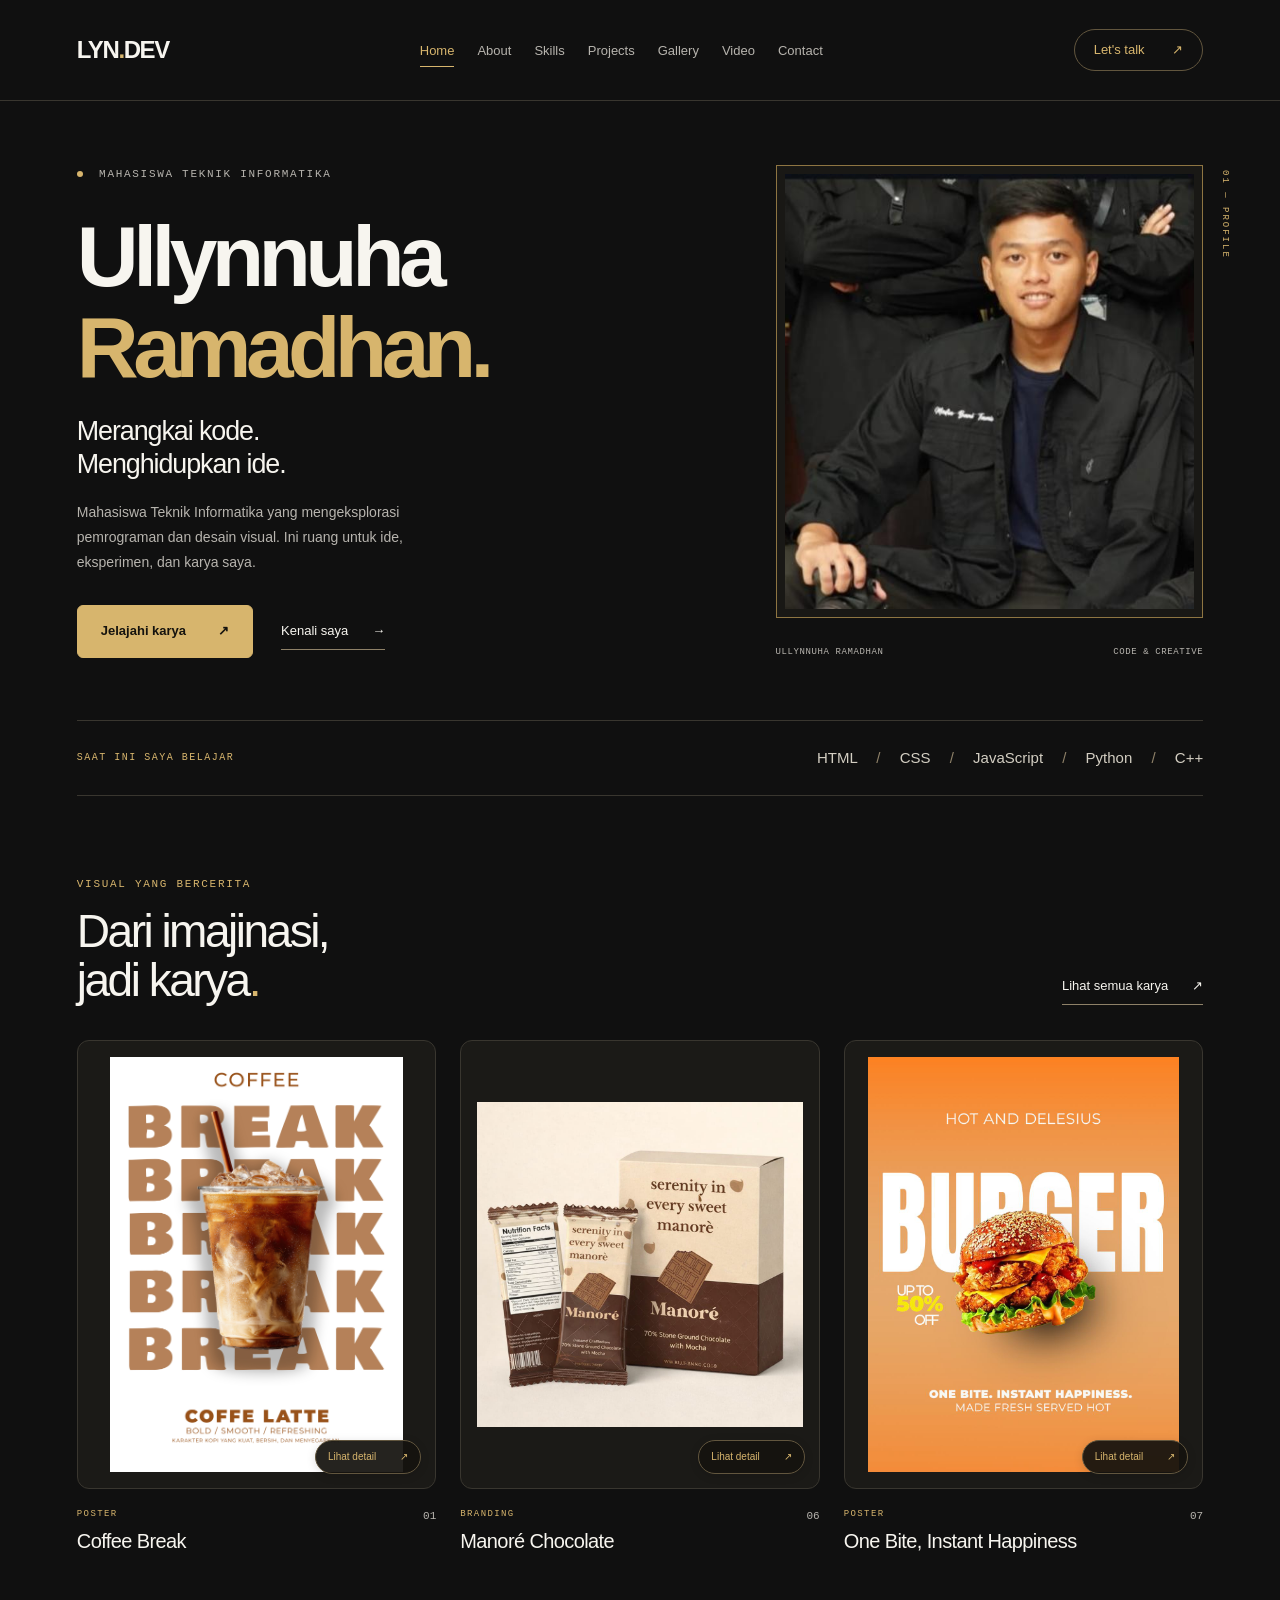
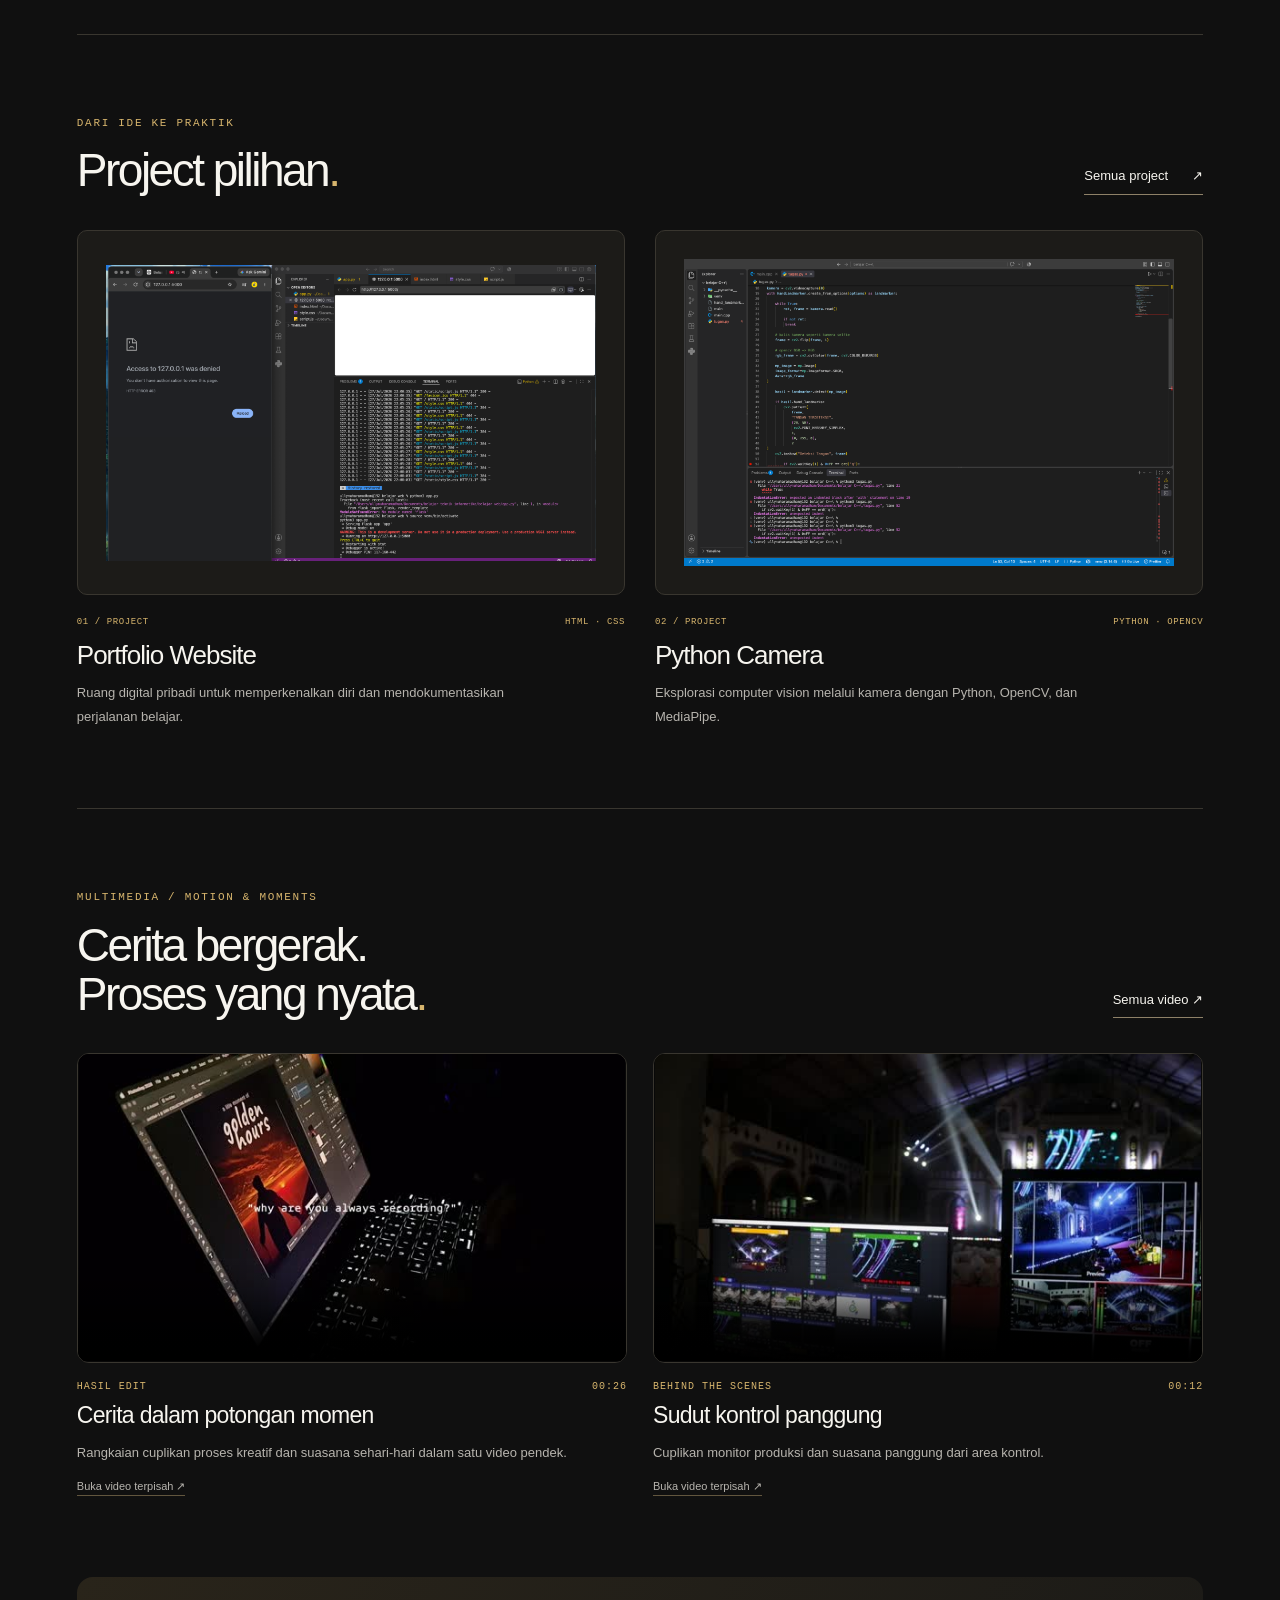
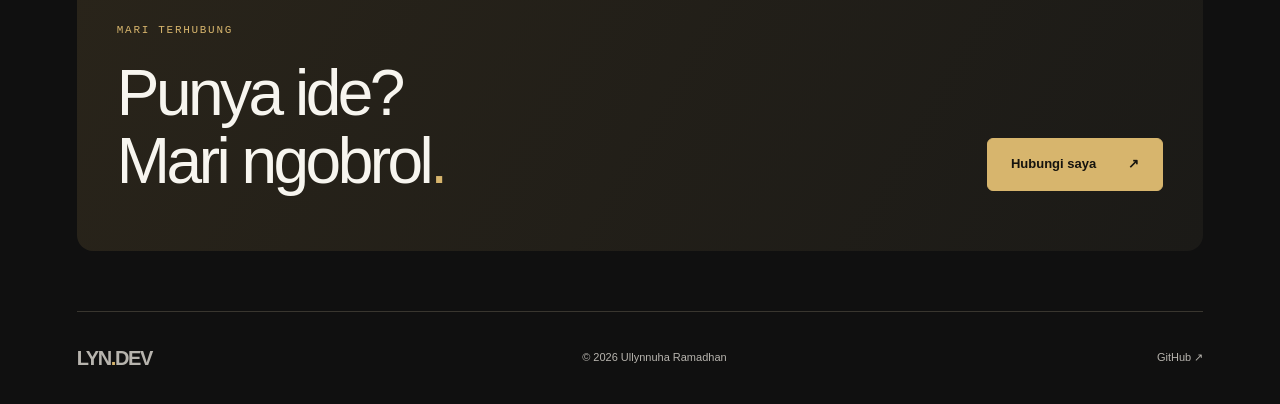
<file: index.html>
<!DOCTYPE html>
<html lang="id"><head><meta charset="UTF-8"><meta name="viewport" content="width=device-width, initial-scale=1.0"><meta name="theme-color" content="#101010"><meta name="description" content="Portfolio Ullynnuha Ramadhan, mahasiswa Teknik Informatika. Jelajahi project website, Python, dan C++ serta hubungi saya."><title>Ullynnuha Ramadhan | LYN.DEV</title><link rel="stylesheet" href="style.css"></head><body>
<a class="skip" href="#main">Lewati ke konten</a><header class="header"><nav class="navbar wrap" aria-label="Navigasi utama"><a class="logo" href="index.html" aria-label="LYN.DEV — Beranda">LYN<span>.</span>DEV</a><ul class="nav-menu"><li><a href="index.html" class="active" aria-current="page">Home</a></li><li><a href="about.html">About</a></li><li><a href="skills.html">Skills</a></li><li><a href="projects.html">Projects</a></li><li><a href="gallery.html">Gallery</a></li><li><a href="multimedia.html">Video</a></li><li><a href="contact.html">Contact</a></li></ul><a class="nav-contact" href="contact.html">Let's talk <span aria-hidden="true">↗</span></a></nav></header>
<main id="main" class="wrap">
<section class="hero"><div class="hero-copy"><p class="eyebrow"><span class="status-dot"></span> MAHASISWA TEKNIK INFORMATIKA</p><h1>Ullynnuha<span class="surname">Ramadhan<span class="period">.</span></span></h1><p class="hero-tagline">Merangkai kode.<br>Menghidupkan ide.</p><p class="hero-description">Mahasiswa Teknik Informatika yang mengeksplorasi pemrograman dan desain visual. Ini ruang untuk ide, eksperimen, dan karya saya.</p><div class="actions"><a class="button" href="gallery.html">Jelajahi karya <span aria-hidden="true">↗</span></a><a class="text-link" href="about.html">Kenali saya <span aria-hidden="true">→</span></a></div></div><figure class="portrait"><div class="portrait-frame"><img src="nuha.jpeg" alt="Ullynnuha Ramadhan" width="600" height="750" fetchpriority="high"></div><figcaption><span>ULLYNNUHA RAMADHAN</span><span>CODE &amp; CREATIVE</span></figcaption><span class="portrait-index" aria-hidden="true">01 — PROFILE</span></figure></section>
<div class="stack-strip"><span>SAAT INI SAYA BELAJAR</span><p>HTML <i>/</i> CSS <i>/</i> JavaScript <i>/</i> Python <i>/</i> C++</p></div>
<section class="section selected-work"><div class="section-heading"><div><p class="eyebrow">VISUAL YANG BERCERITA</p><h2>Dari imajinasi,<br>jadi karya<span class="period">.</span></h2></div><a class="text-link" href="gallery.html">Lihat semua karya <span aria-hidden="true">↗</span></a></div><div class="work-grid home-works"><article class="work-card" data-category="Poster"><a class="work-image" href="coffee-break.jpg" data-artwork data-title="Coffee Break" data-description="Eksplorasi poster minuman dengan tipografi berulang dan nuansa kopi." aria-label="Perbesar karya Coffee Break"><img src="coffee-break.jpg" alt="Eksplorasi poster minuman dengan tipografi berulang dan nuansa kopi." loading="lazy"><span class="view-art">Lihat detail <span aria-hidden="true">↗</span></span></a><div class="work-caption"><div><p class="eyebrow">POSTER</p><h3>Coffee Break</h3></div><span class="work-index">01</span></div></article><article class="work-card" data-category="Branding"><a class="work-image" href="manore-chocolate.jpg" data-artwork data-title="Manoré Chocolate" data-description="Eksplorasi desain kemasan cokelat dalam palet krem dan cokelat." aria-label="Perbesar karya Manoré Chocolate"><img src="manore-chocolate.jpg" alt="Eksplorasi desain kemasan cokelat dalam palet krem dan cokelat." loading="lazy"><span class="view-art">Lihat detail <span aria-hidden="true">↗</span></span></a><div class="work-caption"><div><p class="eyebrow">BRANDING</p><h3>Manoré Chocolate</h3></div><span class="work-index">06</span></div></article><article class="work-card" data-category="Poster"><a class="work-image" href="burger-poster.jpg" data-artwork data-title="One Bite, Instant Happiness" data-description="Poster promosi burger dengan warna oranye dan fokus pada produk." aria-label="Perbesar karya One Bite, Instant Happiness"><img src="burger-poster.jpg" alt="Poster promosi burger dengan warna oranye dan fokus pada produk." loading="lazy"><span class="view-art">Lihat detail <span aria-hidden="true">↗</span></span></a><div class="work-caption"><div><p class="eyebrow">POSTER</p><h3>One Bite, Instant Happiness</h3></div><span class="work-index">07</span></div></article></div></section><section class="section"><div class="section-heading"><div><p class="eyebrow">DARI IDE KE PRAKTIK</p><h2>Project pilihan<span class="period">.</span></h2></div><a class="text-link" href="projects.html">Semua project <span aria-hidden="true">↗</span></a></div><div class="project-grid"><article class="project"><div class="project-visual"><img src="web.png" alt="Tampilan proyek website portfolio" loading="lazy" width="1440" height="900"></div><div class="project-meta"><span>01 / PROJECT</span><span>HTML · CSS</span></div><h3>Portfolio Website</h3><p>Ruang digital pribadi untuk memperkenalkan diri dan mendokumentasikan perjalanan belajar.</p></article><article class="project"><div class="project-visual"><img src="py.png" alt="Tampilan proyek Python Camera" loading="lazy" width="1440" height="900"></div><div class="project-meta"><span>02 / PROJECT</span><span>PYTHON · OPENCV</span></div><h3>Python Camera</h3><p>Eksplorasi computer vision melalui kamera dengan Python, OpenCV, dan MediaPipe.</p></article></div></section>
<section class="section home-video-section"><div class="section-heading"><div><p class="eyebrow">MULTIMEDIA / MOTION &amp; MOMENTS</p><h2>Cerita bergerak.<br>Proses yang nyata<span class="period">.</span></h2></div><a class="text-link" href="multimedia.html">Semua video ↗</a></div><div class="video-grid"><article class="video-card"><div class="video-stage"><video controls playsinline preload="none" poster="video-01-poster.jpg" aria-label="Cerita dalam potongan momen" id="home-1"><source src="video-01.mp4" type="video/mp4">Browser Anda belum mendukung pemutar video. <a href="video-01.mp4">Buka video</a>.</video></div><div class="video-label"><span>HASIL EDIT</span><span>00:26</span></div><h3>Cerita dalam potongan momen</h3><p>Rangkaian cuplikan proses kreatif dan suasana sehari-hari dalam satu video pendek.</p><a class="media-fallback" href="video-01.mp4" target="_blank" rel="noopener noreferrer">Buka video terpisah ↗</a></article><article class="video-card"><div class="video-stage"><video controls playsinline preload="none" poster="video-06-poster.jpg" aria-label="Sudut kontrol panggung" id="home-6"><source src="video-06.mp4" type="video/mp4">Browser Anda belum mendukung pemutar video. <a href="video-06.mp4">Buka video</a>.</video></div><div class="video-label"><span>BEHIND THE SCENES</span><span>00:12</span></div><h3>Sudut kontrol panggung</h3><p>Cuplikan monitor produksi dan suasana panggung dari area kontrol.</p><a class="media-fallback" href="video-06.mp4" target="_blank" rel="noopener noreferrer">Buka video terpisah ↗</a></article></div></section><section class="contact-banner"><p class="eyebrow">MARI TERHUBUNG</p><h2>Punya ide?<br>Mari ngobrol<span class="period">.</span></h2><a class="button" href="contact.html">Hubungi saya <span aria-hidden="true">↗</span></a></section></main><footer class="wrap"><a class="logo" href="index.html">LYN<span>.</span>DEV</a><p>© 2026 Ullynnuha Ramadhan</p><a href="https://github.com/nuharamadhan2809-code" target="_blank" rel="noopener noreferrer">GitHub <span aria-hidden="true">↗</span></a></footer><script src="gallery.js" defer></script></body></html>
</file>
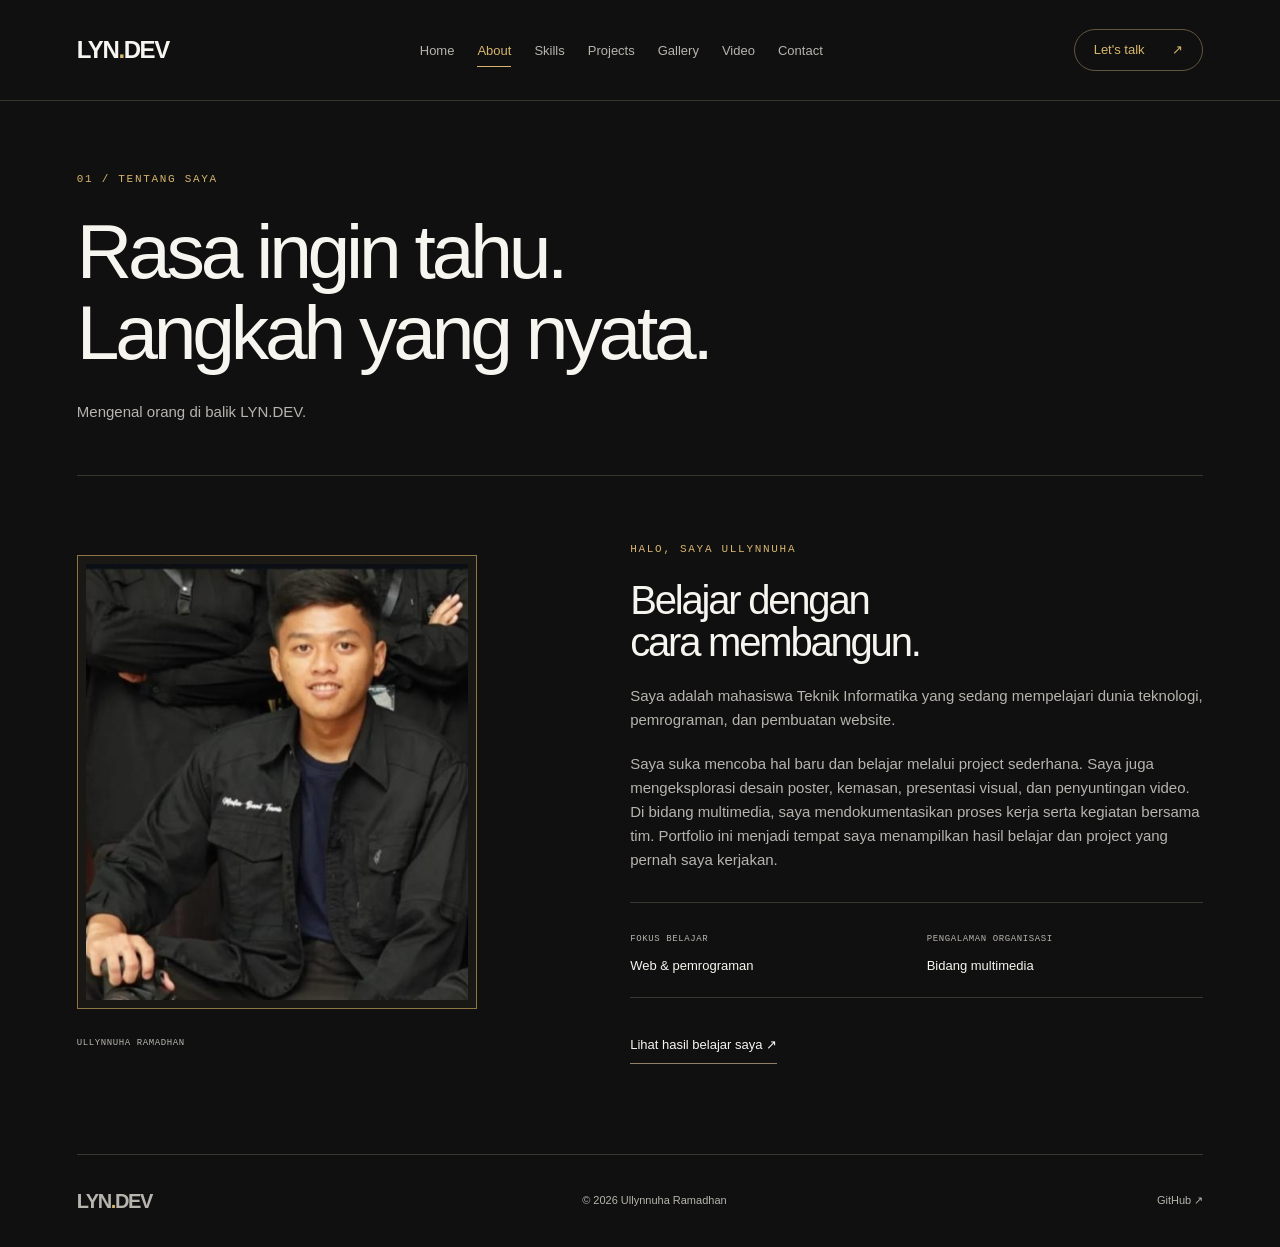
<file: about.html>
<!DOCTYPE html>
<html lang="id"><head><meta charset="UTF-8"><meta name="viewport" content="width=device-width, initial-scale=1.0"><meta name="theme-color" content="#101010"><meta name="description" content="Portfolio Ullynnuha Ramadhan, mahasiswa Teknik Informatika. Jelajahi project website, Python, dan C++ serta hubungi saya."><title>Tentang saya | LYN.DEV</title><link rel="stylesheet" href="style.css"></head><body>
<a class="skip" href="#main">Lewati ke konten</a><header class="header"><nav class="navbar wrap" aria-label="Navigasi utama"><a class="logo" href="index.html" aria-label="LYN.DEV — Beranda">LYN<span>.</span>DEV</a><ul class="nav-menu"><li><a href="index.html">Home</a></li><li><a href="about.html" class="active" aria-current="page">About</a></li><li><a href="skills.html">Skills</a></li><li><a href="projects.html">Projects</a></li><li><a href="gallery.html">Gallery</a></li><li><a href="multimedia.html">Video</a></li><li><a href="contact.html">Contact</a></li></ul><a class="nav-contact" href="contact.html">Let's talk <span aria-hidden="true">↗</span></a></nav></header>
<main id="main" class="wrap"><div class="page-heading"><p class="eyebrow">01 / TENTANG SAYA</p><h1>Rasa ingin tahu.<br>Langkah yang nyata.</h1><p class="intro">Mengenal orang di balik LYN.DEV.</p></div><section class="about-grid"><figure class="portrait about-portrait"><div class="portrait-frame"><img src="nuha.jpeg" alt="Ullynnuha Ramadhan" width="600" height="750"></div><figcaption>ULLYNNUHA RAMADHAN</figcaption></figure><div class="about-copy"><p class="eyebrow">HALO, SAYA ULLYNNUHA</p><h2>Belajar dengan<br>cara membangun.</h2><p>Saya adalah mahasiswa Teknik Informatika yang sedang mempelajari dunia teknologi, pemrograman, dan pembuatan website.</p><p>Saya suka mencoba hal baru dan belajar melalui project sederhana. Saya juga mengeksplorasi desain poster, kemasan, presentasi visual, dan penyuntingan video. Di bidang multimedia, saya mendokumentasikan proses kerja serta kegiatan bersama tim. Portfolio ini menjadi tempat saya menampilkan hasil belajar dan project yang pernah saya kerjakan.</p><div class="about-facts"><div><span>FOKUS BELAJAR</span><p>Web &amp; pemrograman</p></div><div><span>PENGALAMAN ORGANISASI</span><p>Bidang multimedia</p></div></div><a class="text-link" href="projects.html">Lihat hasil belajar saya ↗</a></div></section></main><footer class="wrap"><a class="logo" href="index.html">LYN<span>.</span>DEV</a><p>© 2026 Ullynnuha Ramadhan</p><a href="https://github.com/nuharamadhan2809-code" target="_blank" rel="noopener noreferrer">GitHub <span aria-hidden="true">↗</span></a></footer><script src="gallery.js" defer></script></body></html>
</file>
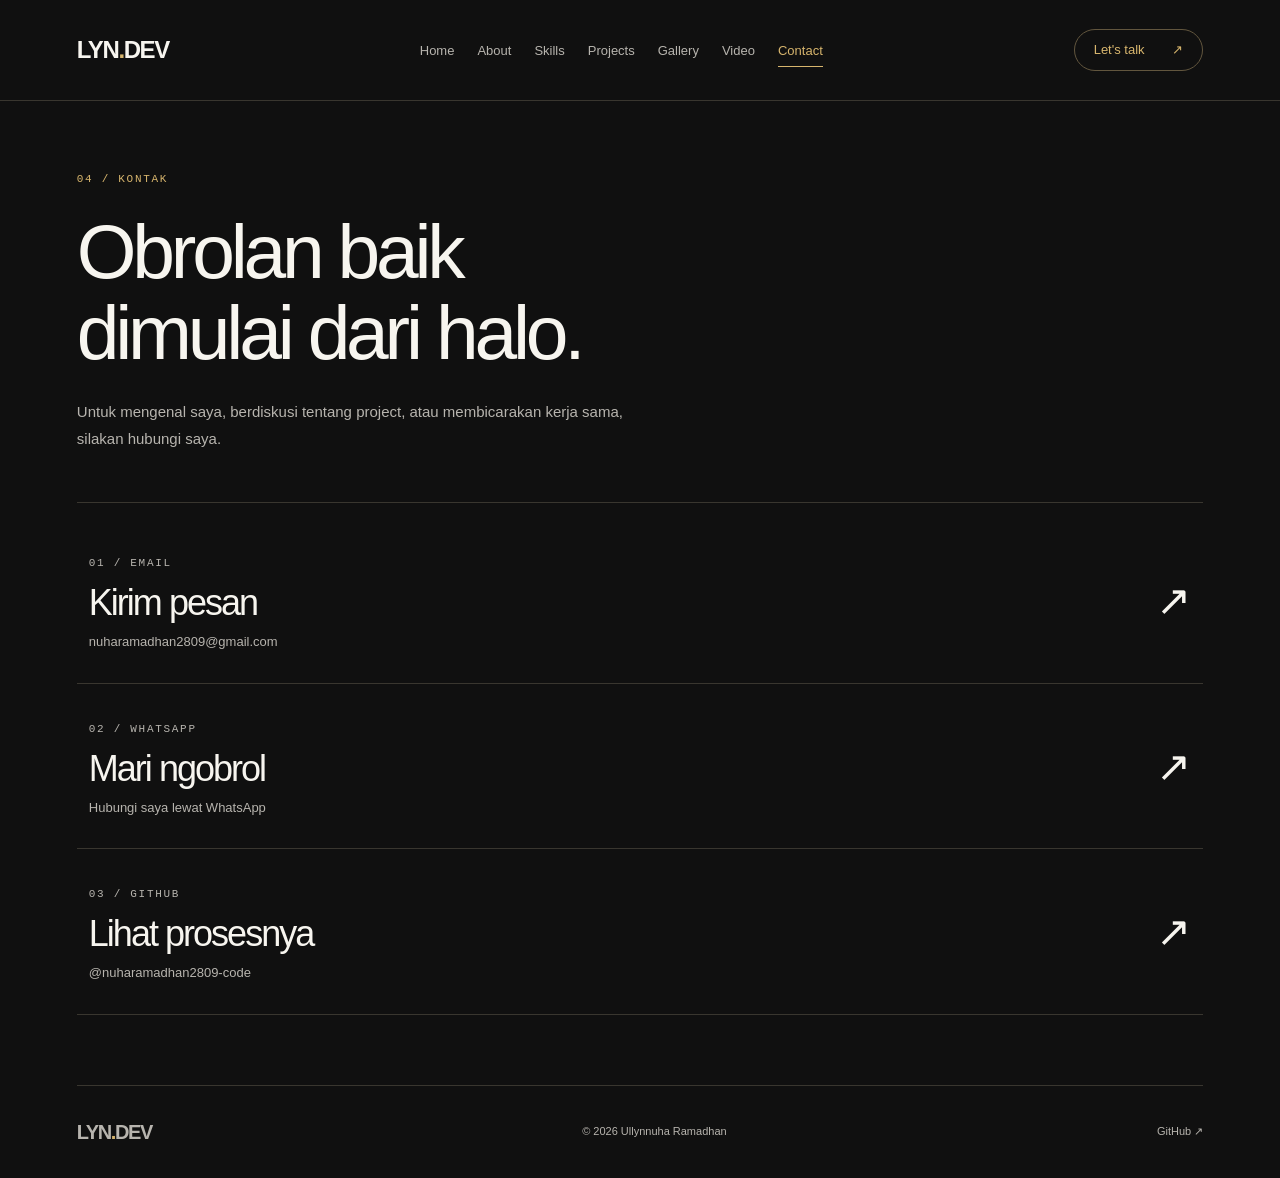
<file: contact.html>
<!DOCTYPE html>
<html lang="id"><head><meta charset="UTF-8"><meta name="viewport" content="width=device-width, initial-scale=1.0"><meta name="theme-color" content="#101010"><meta name="description" content="Portfolio Ullynnuha Ramadhan, mahasiswa Teknik Informatika. Jelajahi project website, Python, dan C++ serta hubungi saya."><title>Kontak | LYN.DEV</title><link rel="stylesheet" href="style.css"></head><body>
<a class="skip" href="#main">Lewati ke konten</a><header class="header"><nav class="navbar wrap" aria-label="Navigasi utama"><a class="logo" href="index.html" aria-label="LYN.DEV — Beranda">LYN<span>.</span>DEV</a><ul class="nav-menu"><li><a href="index.html">Home</a></li><li><a href="about.html">About</a></li><li><a href="skills.html">Skills</a></li><li><a href="projects.html">Projects</a></li><li><a href="gallery.html">Gallery</a></li><li><a href="multimedia.html">Video</a></li><li><a href="contact.html" class="active" aria-current="page">Contact</a></li></ul><a class="nav-contact" href="contact.html">Let's talk <span aria-hidden="true">↗</span></a></nav></header>
<main id="main" class="wrap"><div class="page-heading"><p class="eyebrow">04 / KONTAK</p><h1>Obrolan baik<br>dimulai dari halo.</h1><p class="intro">Untuk mengenal saya, berdiskusi tentang project, atau membicarakan kerja sama, silakan hubungi saya.</p></div><section class="contact-list" aria-label="Pilihan kontak"><a href="mailto:nuharamadhan2809@gmail.com"><div><span class="eyebrow">01 / EMAIL</span><h2>Kirim pesan</h2><p>nuharamadhan2809@gmail.com</p></div><span class="contact-arrow" aria-hidden="true">↗</span></a><a href="https://wa.me/6281412487204" target="_blank" rel="noopener noreferrer"><div><span class="eyebrow">02 / WHATSAPP</span><h2>Mari ngobrol</h2><p>Hubungi saya lewat WhatsApp</p></div><span class="contact-arrow" aria-hidden="true">↗</span></a><a href="https://github.com/nuharamadhan2809-code" target="_blank" rel="noopener noreferrer"><div><span class="eyebrow">03 / GITHUB</span><h2>Lihat prosesnya</h2><p>@nuharamadhan2809-code</p></div><span class="contact-arrow" aria-hidden="true">↗</span></a></section></main><footer class="wrap"><a class="logo" href="index.html">LYN<span>.</span>DEV</a><p>© 2026 Ullynnuha Ramadhan</p><a href="https://github.com/nuharamadhan2809-code" target="_blank" rel="noopener noreferrer">GitHub <span aria-hidden="true">↗</span></a></footer><script src="gallery.js" defer></script></body></html>
</file>
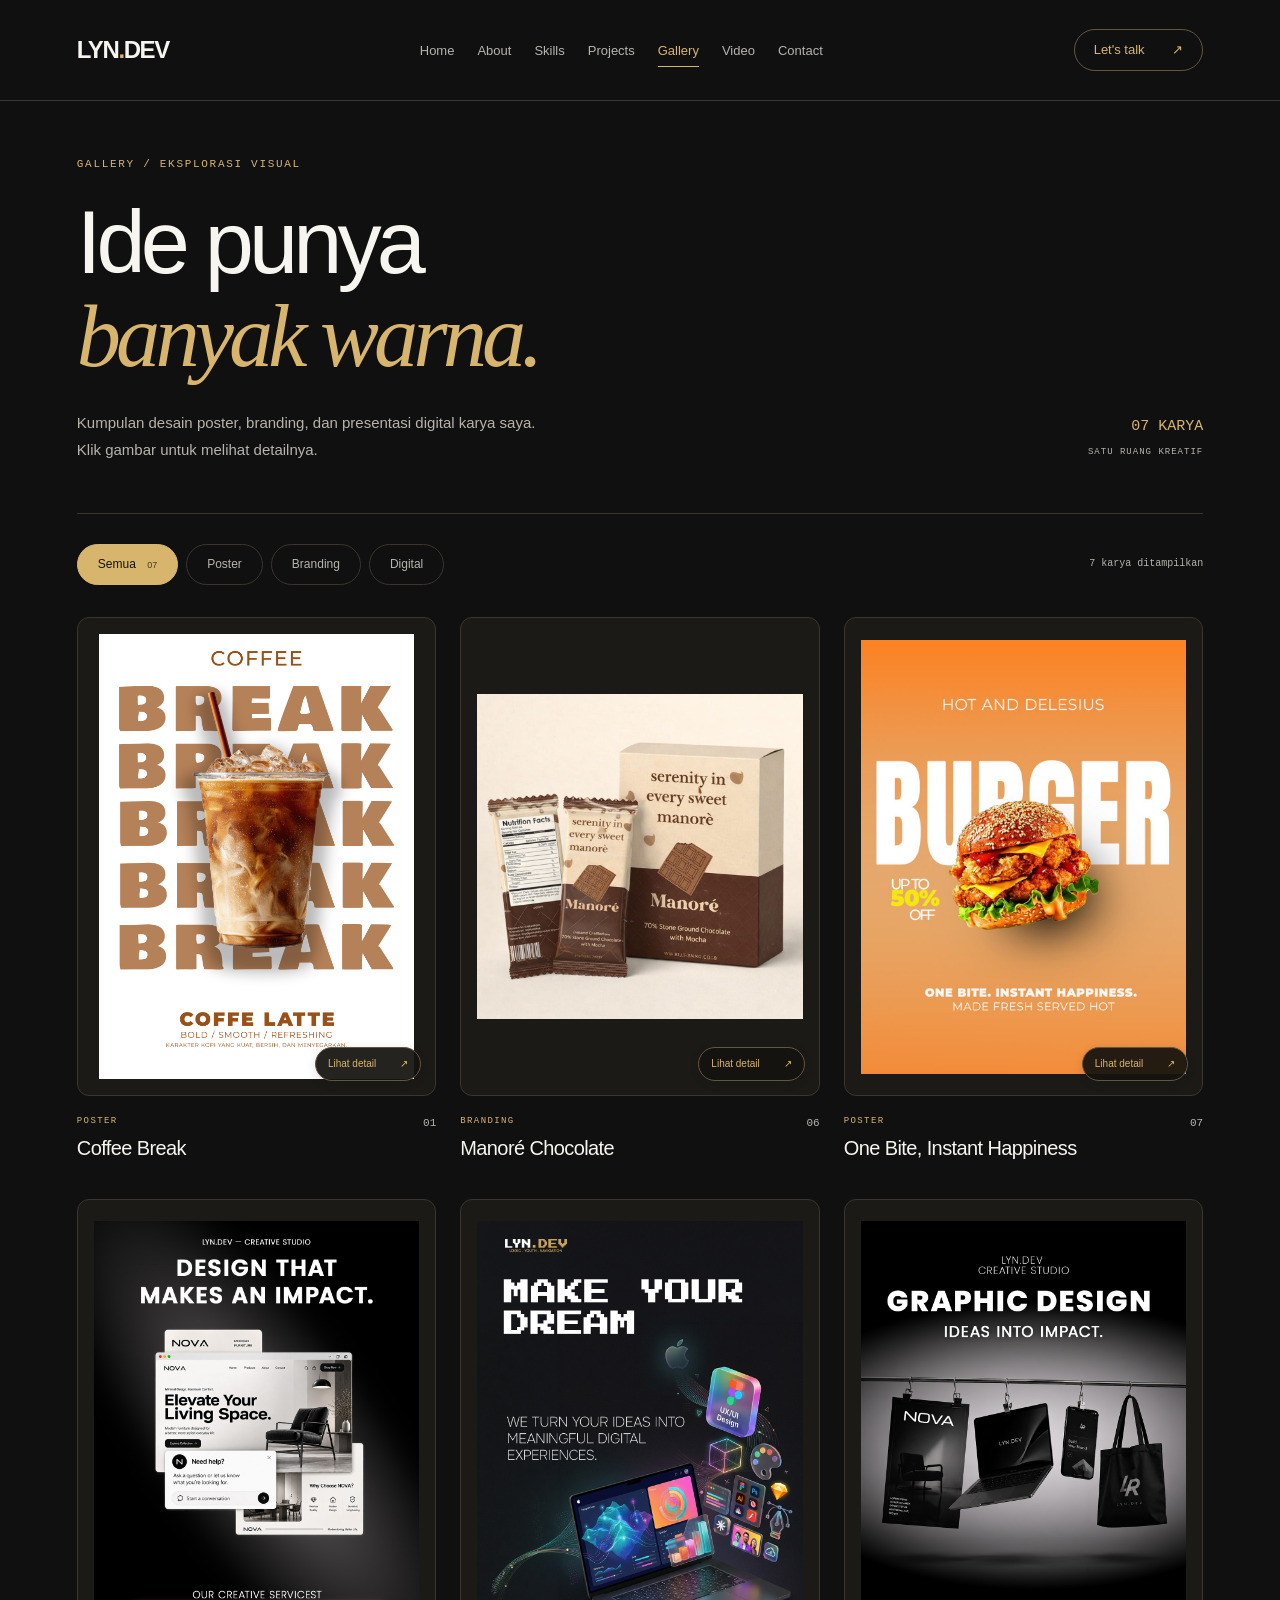
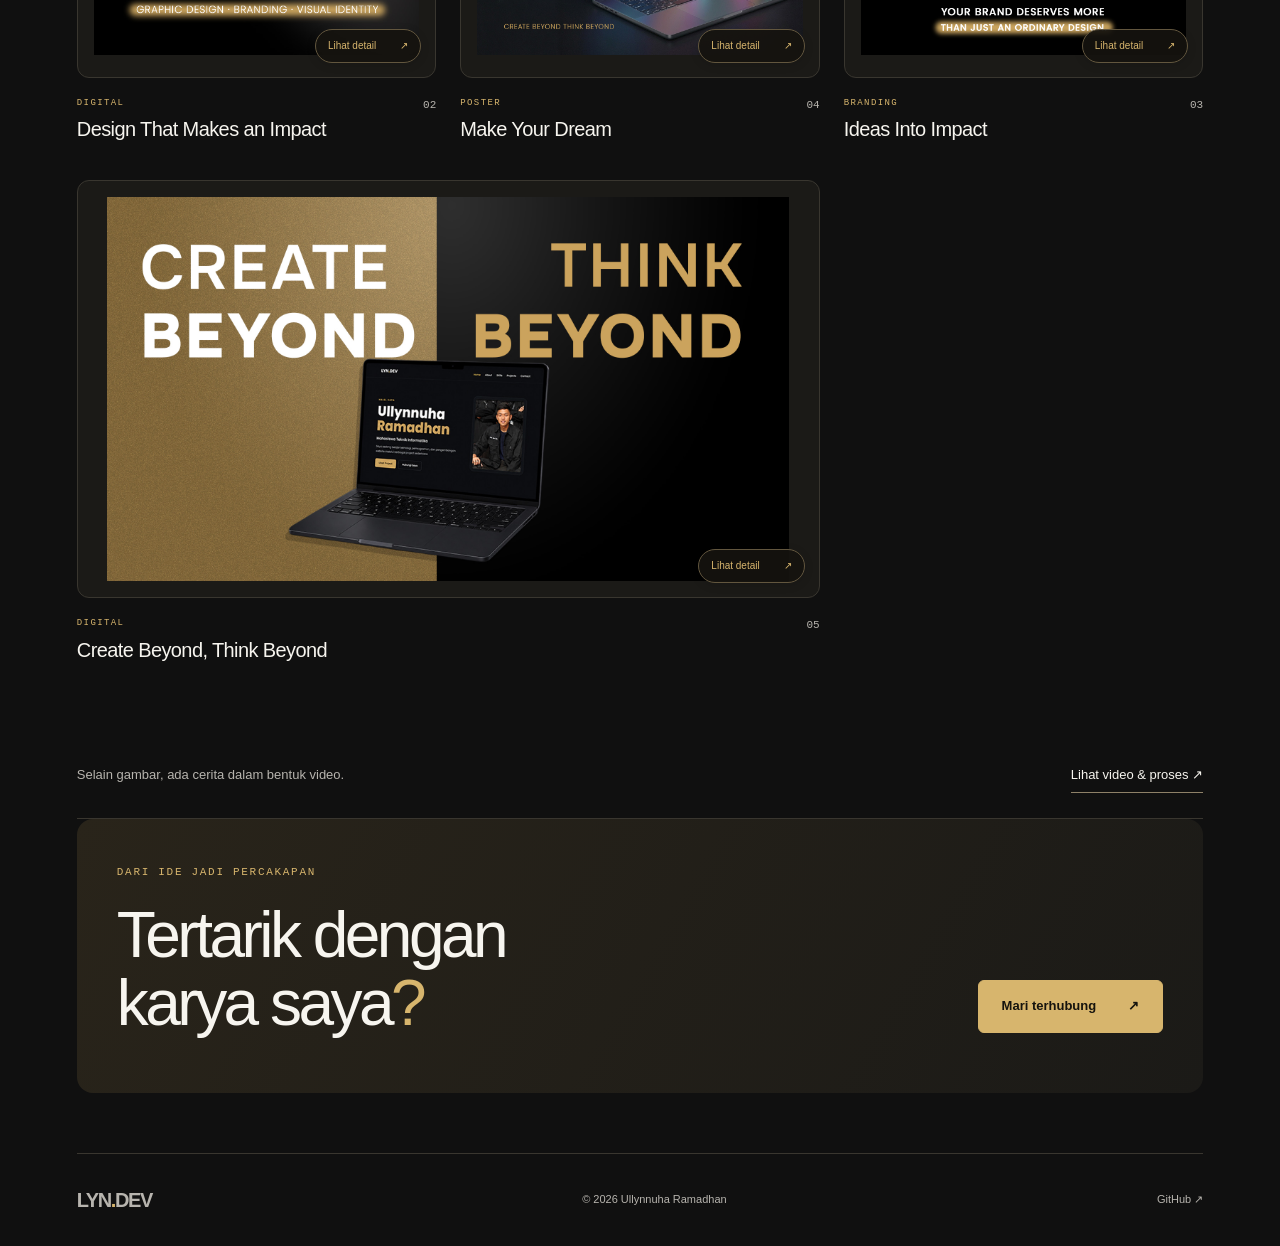
<file: gallery.html>
<!DOCTYPE html>
<html lang="id"><head><meta charset="UTF-8"><meta name="viewport" content="width=device-width, initial-scale=1.0"><meta name="theme-color" content="#101010"><meta name="description" content="Portfolio Ullynnuha Ramadhan, mahasiswa Teknik Informatika. Jelajahi project website, Python, dan C++ serta hubungi saya."><title>Galeri desain | LYN.DEV</title><link rel="stylesheet" href="style.css"></head><body>
<a class="skip" href="#main">Lewati ke konten</a><header class="header"><nav class="navbar wrap" aria-label="Navigasi utama"><a class="logo" href="index.html" aria-label="LYN.DEV — Beranda">LYN<span>.</span>DEV</a><ul class="nav-menu"><li><a href="index.html">Home</a></li><li><a href="about.html">About</a></li><li><a href="skills.html">Skills</a></li><li><a href="projects.html">Projects</a></li><li><a href="gallery.html" class="active" aria-current="page">Gallery</a></li><li><a href="multimedia.html">Video</a></li><li><a href="contact.html">Contact</a></li></ul><a class="nav-contact" href="contact.html">Let's talk <span aria-hidden="true">↗</span></a></nav></header>
<main id="main" class="wrap"><div class="page-heading gallery-heading"><p class="eyebrow">GALLERY / EKSPLORASI VISUAL</p><h1>Ide punya<br><em>banyak warna.</em></h1><div class="gallery-intro"><p class="intro">Kumpulan desain poster, branding, dan presentasi digital karya saya. Klik gambar untuk melihat detailnya.</p><span class="collection-count">07 KARYA<br><span>SATU RUANG KREATIF</span></span></div></div><section class="gallery-section" aria-label="Galeri karya desain"><div class="gallery-toolbar"><div class="filter-group" role="group" aria-label="Filter kategori karya"><button class="filter active" data-filter="Semua" aria-pressed="true">Semua <span>07</span></button><button class="filter" data-filter="Poster" aria-pressed="false">Poster</button><button class="filter" data-filter="Branding" aria-pressed="false">Branding</button><button class="filter" data-filter="Digital" aria-pressed="false">Digital</button></div><span class="gallery-hint" role="status" aria-live="polite">7 karya ditampilkan</span></div><div class="work-grid gallery-grid"><article class="work-card" data-category="Poster"><a class="work-image" href="coffee-break.jpg" data-artwork data-title="Coffee Break" data-description="Eksplorasi poster minuman dengan tipografi berulang dan nuansa kopi." aria-label="Perbesar karya Coffee Break"><img src="coffee-break.jpg" alt="Eksplorasi poster minuman dengan tipografi berulang dan nuansa kopi." loading="lazy"><span class="view-art">Lihat detail <span aria-hidden="true">↗</span></span></a><div class="work-caption"><div><p class="eyebrow">POSTER</p><h3>Coffee Break</h3></div><span class="work-index">01</span></div></article><article class="work-card" data-category="Branding"><a class="work-image" href="manore-chocolate.jpg" data-artwork data-title="Manoré Chocolate" data-description="Eksplorasi desain kemasan cokelat dalam palet krem dan cokelat." aria-label="Perbesar karya Manoré Chocolate"><img src="manore-chocolate.jpg" alt="Eksplorasi desain kemasan cokelat dalam palet krem dan cokelat." loading="lazy"><span class="view-art">Lihat detail <span aria-hidden="true">↗</span></span></a><div class="work-caption"><div><p class="eyebrow">BRANDING</p><h3>Manoré Chocolate</h3></div><span class="work-index">06</span></div></article><article class="work-card" data-category="Poster"><a class="work-image" href="burger-poster.jpg" data-artwork data-title="One Bite, Instant Happiness" data-description="Poster promosi burger dengan warna oranye dan fokus pada produk." aria-label="Perbesar karya One Bite, Instant Happiness"><img src="burger-poster.jpg" alt="Poster promosi burger dengan warna oranye dan fokus pada produk." loading="lazy"><span class="view-art">Lihat detail <span aria-hidden="true">↗</span></span></a><div class="work-caption"><div><p class="eyebrow">POSTER</p><h3>One Bite, Instant Happiness</h3></div><span class="work-index">07</span></div></article><article class="work-card" data-category="Digital"><a class="work-image" href="nova-creative.jpg" data-artwork data-title="Design That Makes an Impact" data-description="Komposisi presentasi website dan identitas visual NOVA." aria-label="Perbesar karya Design That Makes an Impact"><img src="nova-creative.jpg" alt="Komposisi presentasi website dan identitas visual NOVA." loading="lazy"><span class="view-art">Lihat detail <span aria-hidden="true">↗</span></span></a><div class="work-caption"><div><p class="eyebrow">DIGITAL</p><h3>Design That Makes an Impact</h3></div><span class="work-index">02</span></div></article><article class="work-card" data-category="Poster"><a class="work-image" href="make-your-dream.jpg" data-artwork data-title="Make Your Dream" data-description="Poster bertema kreativitas dan pengalaman digital." aria-label="Perbesar karya Make Your Dream"><img src="make-your-dream.jpg" alt="Poster bertema kreativitas dan pengalaman digital." loading="lazy"><span class="view-art">Lihat detail <span aria-hidden="true">↗</span></span></a><div class="work-caption"><div><p class="eyebrow">POSTER</p><h3>Make Your Dream</h3></div><span class="work-index">04</span></div></article><article class="work-card" data-category="Branding"><a class="work-image" href="ideas-into-impact.jpg" data-artwork data-title="Ideas Into Impact" data-description="Eksplorasi penerapan identitas LYN.DEV di berbagai media." aria-label="Perbesar karya Ideas Into Impact"><img src="ideas-into-impact.jpg" alt="Eksplorasi penerapan identitas LYN.DEV di berbagai media." loading="lazy"><span class="view-art">Lihat detail <span aria-hidden="true">↗</span></span></a><div class="work-caption"><div><p class="eyebrow">BRANDING</p><h3>Ideas Into Impact</h3></div><span class="work-index">03</span></div></article><article class="work-card" data-category="Digital"><a class="work-image" href="create-beyond.jpg" data-artwork data-title="Create Beyond, Think Beyond" data-description="Presentasi visual portfolio LYN.DEV dalam mockup laptop." aria-label="Perbesar karya Create Beyond, Think Beyond"><img src="create-beyond.jpg" alt="Presentasi visual portfolio LYN.DEV dalam mockup laptop." loading="lazy"><span class="view-art">Lihat detail <span aria-hidden="true">↗</span></span></a><div class="work-caption"><div><p class="eyebrow">DIGITAL</p><h3>Create Beyond, Think Beyond</h3></div><span class="work-index">05</span></div></article></div></section><div class="media-link"><p>Selain gambar, ada cerita dalam bentuk video.</p><a class="text-link" href="multimedia.html">Lihat video &amp; proses ↗</a></div><section class="contact-banner"><p class="eyebrow">DARI IDE JADI PERCAKAPAN</p><h2>Tertarik dengan<br>karya saya<span class="period">?</span></h2><a class="button" href="contact.html">Mari terhubung <span aria-hidden="true">↗</span></a></section></main><footer class="wrap"><a class="logo" href="index.html">LYN<span>.</span>DEV</a><p>© 2026 Ullynnuha Ramadhan</p><a href="https://github.com/nuharamadhan2809-code" target="_blank" rel="noopener noreferrer">GitHub <span aria-hidden="true">↗</span></a></footer><script src="gallery.js" defer></script></body></html>
</file>
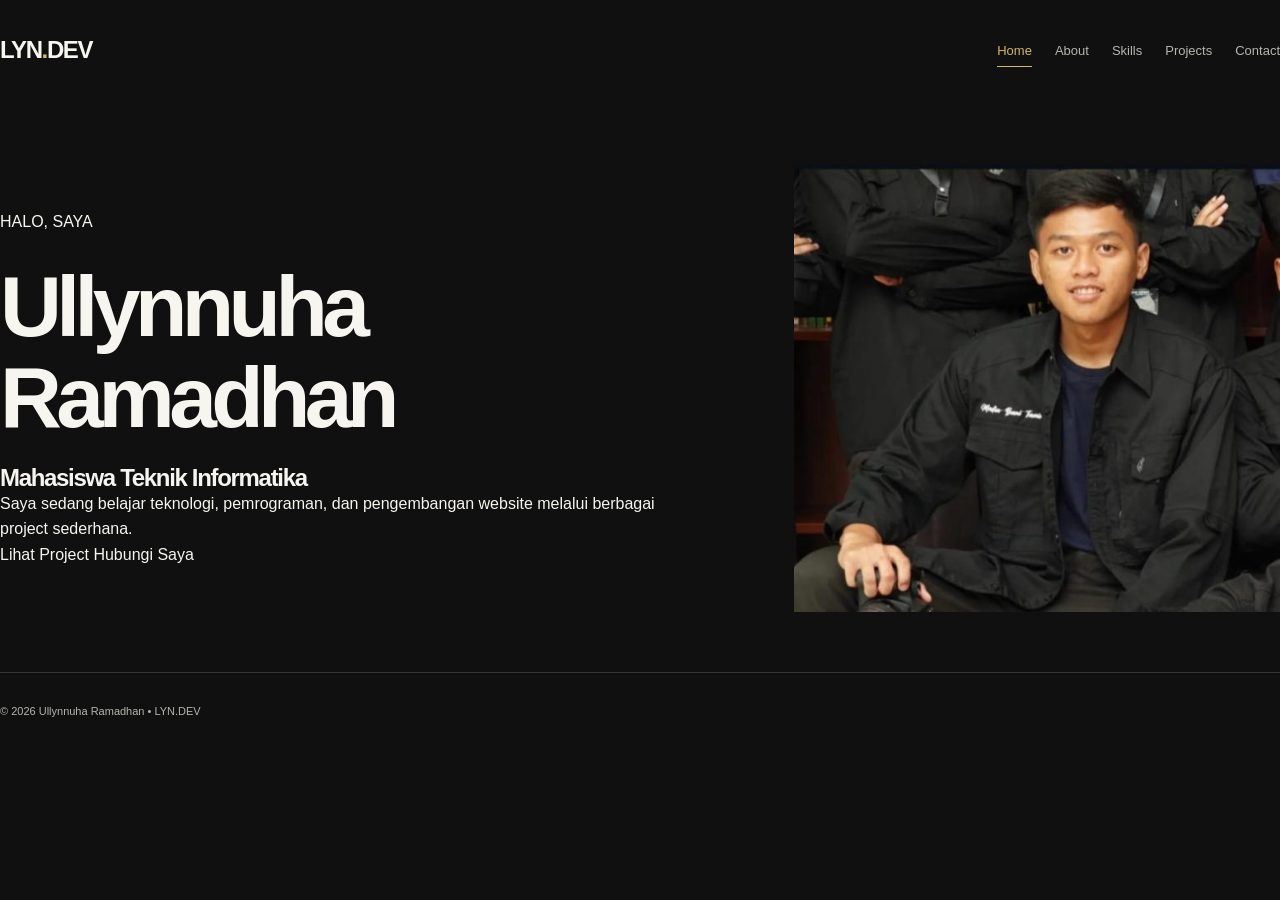
<file: index-original-clean.html>
<!DOCTYPE html>
<html lang="id">
<head>
    <meta charset="UTF-8">
    <meta name="viewport" content="width=device-width, initial-scale=1.0">
    <title>LYN.DEV | Ullynnuha Ramadhan</title>
    <link href="https://fonts.googleapis.com/css2?family=Poppins:wght@400;500;600;700;800&display=swap" rel="stylesheet">
    <link rel="stylesheet" href="style.css">
</head>
<body>
    <nav class="navbar">
        <div class="logo">LYN<span>.</span>DEV</div>
        <ul class="nav-menu">
            <li><a href="index.html" class="active">Home</a></li>
            <li><a href="about.html">About</a></li>
            <li><a href="skills.html">Skills</a></li>
            <li><a href="projects.html">Projects</a></li>
            <li><a href="contact.html">Contact</a></li>
        </ul>
    </nav>

    <main>
        <section class="hero">
            <div class="hero-text">
                <p class="hello">HALO, SAYA</p>
                <h1>Ullynnuha<br><span>Ramadhan</span></h1>
                <h2>Mahasiswa Teknik Informatika</h2>
                <p class="description">Saya sedang belajar teknologi, pemrograman, dan pengembangan website melalui berbagai project sederhana.</p>
                <div class="hero-buttons">
                    <a href="projects.html" class="btn primary">Lihat Project</a>
                    <a href="contact.html" class="btn secondary">Hubungi Saya</a>
                </div>
            </div>
            <div class="hero-image">
                <img src="nuha.jpeg" alt="Foto Ullynnuha">
            </div>
        </section>
    </main>

    <footer><p>© 2026 Ullynnuha Ramadhan • LYN.DEV</p></footer>
</body>
</html>
</file>
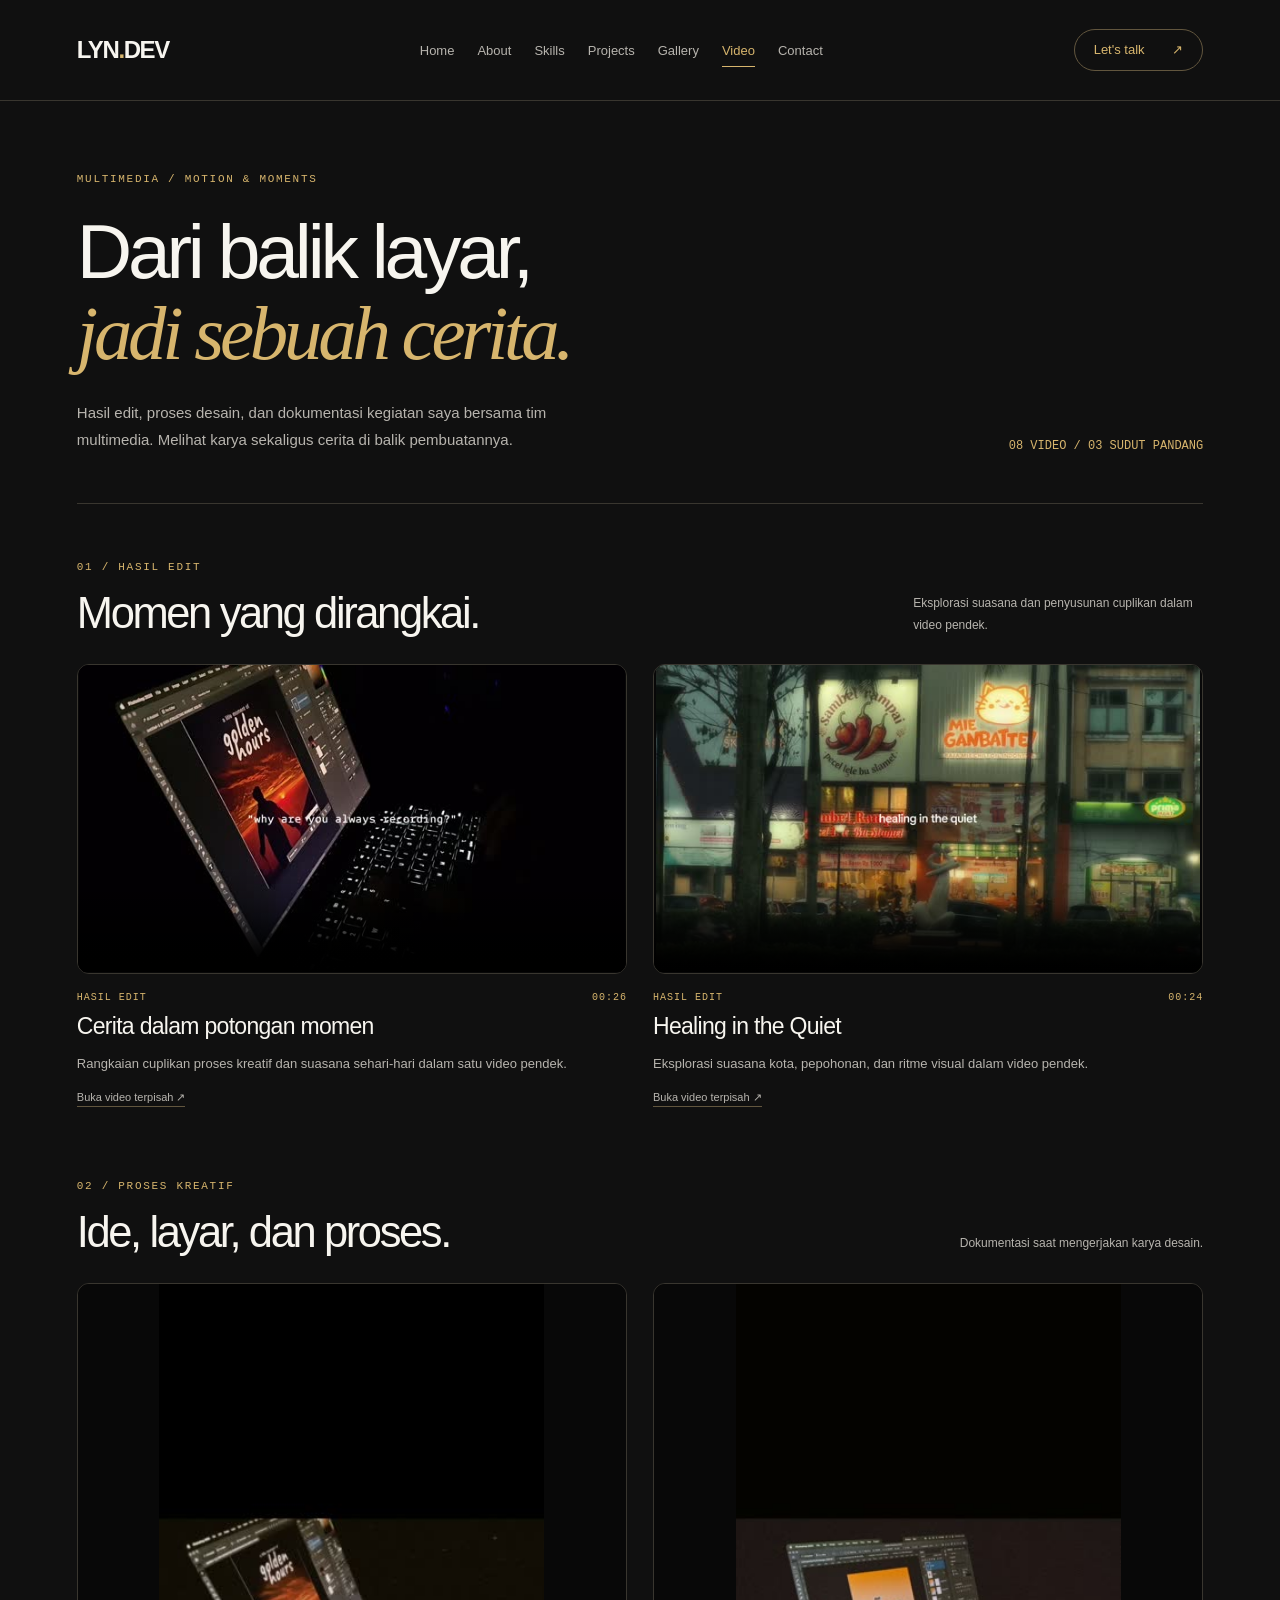
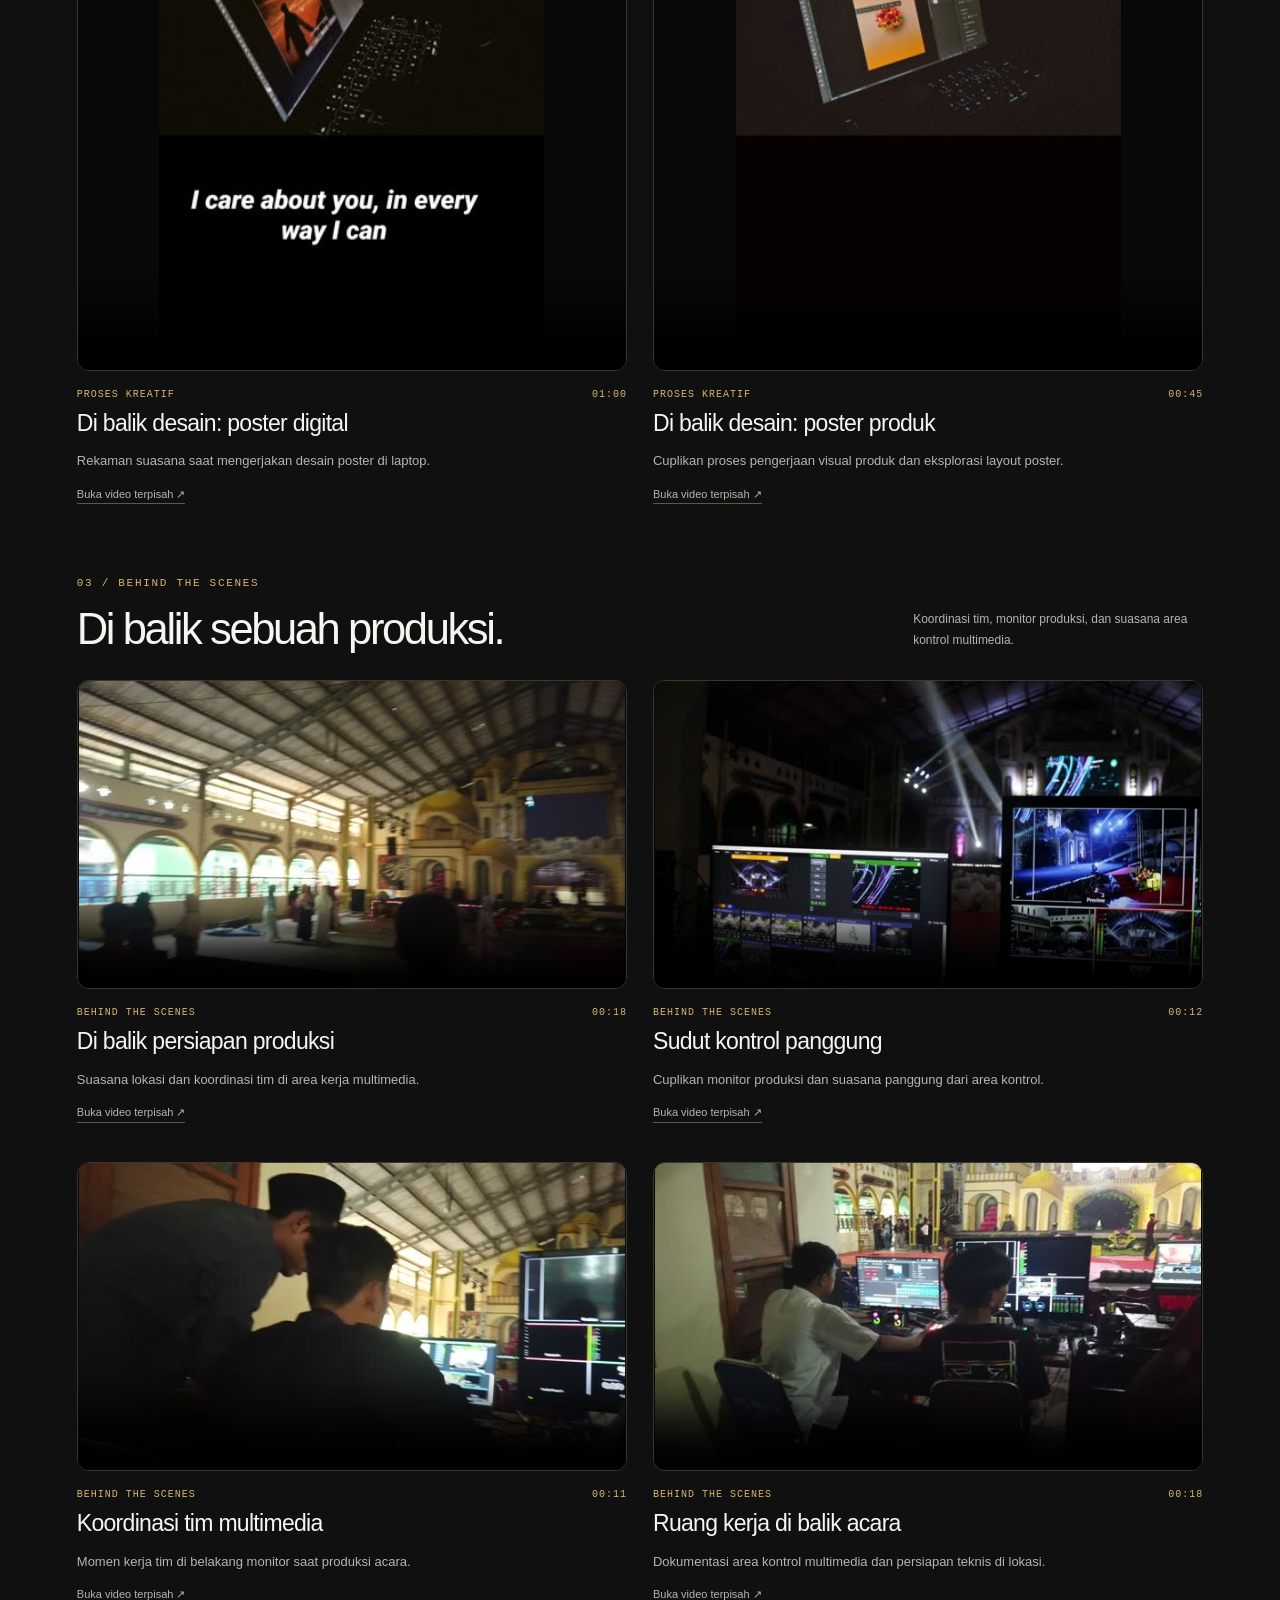
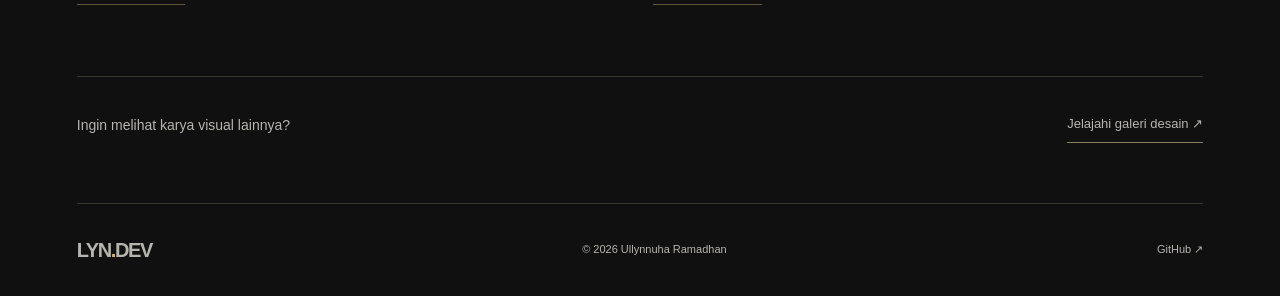
<file: multimedia.html>
<!DOCTYPE html>
<html lang="id"><head><meta charset="UTF-8"><meta name="viewport" content="width=device-width, initial-scale=1.0"><meta name="theme-color" content="#101010"><meta name="description" content="Portfolio Ullynnuha Ramadhan, mahasiswa Teknik Informatika. Jelajahi project website, Python, dan C++ serta hubungi saya."><title>Video &amp; multimedia | LYN.DEV</title><link rel="stylesheet" href="style.css"></head><body>
<a class="skip" href="#main">Lewati ke konten</a><header class="header"><nav class="navbar wrap" aria-label="Navigasi utama"><a class="logo" href="index.html" aria-label="LYN.DEV — Beranda">LYN<span>.</span>DEV</a><ul class="nav-menu"><li><a href="index.html">Home</a></li><li><a href="about.html">About</a></li><li><a href="skills.html">Skills</a></li><li><a href="projects.html">Projects</a></li><li><a href="gallery.html">Gallery</a></li><li><a href="multimedia.html" class="active" aria-current="page">Video</a></li><li><a href="contact.html">Contact</a></li></ul><a class="nav-contact" href="contact.html">Let's talk <span aria-hidden="true">↗</span></a></nav></header>
<main id="main" class="wrap"><div class="page-heading video-heading"><p class="eyebrow">MULTIMEDIA / MOTION &amp; MOMENTS</p><h1>Dari balik layar,<br><em>jadi sebuah cerita.</em></h1><div class="video-summary"><p class="intro">Hasil edit, proses desain, dan dokumentasi kegiatan saya bersama tim multimedia. Melihat karya sekaligus cerita di balik pembuatannya.</p><span class="video-count">08 VIDEO / 03 SUDUT PANDANG</span></div></div><section class="video-section"><div class="video-section-heading"><div><p class="eyebrow">01 / HASIL EDIT</p><h2>Momen yang dirangkai.</h2></div><p>Eksplorasi suasana dan penyusunan cuplikan dalam video pendek.</p></div><div class="video-grid "><article class="video-card"><div class="video-stage"><video controls playsinline preload="none" poster="video-01-poster.jpg" aria-label="Cerita dalam potongan momen" id="media-1"><source src="video-01.mp4" type="video/mp4">Browser Anda belum mendukung pemutar video. <a href="video-01.mp4">Buka video</a>.</video></div><div class="video-label"><span>HASIL EDIT</span><span>00:26</span></div><h3>Cerita dalam potongan momen</h3><p>Rangkaian cuplikan proses kreatif dan suasana sehari-hari dalam satu video pendek.</p><a class="media-fallback" href="video-01.mp4" target="_blank" rel="noopener noreferrer">Buka video terpisah ↗</a></article><article class="video-card"><div class="video-stage"><video controls playsinline preload="none" poster="video-04-poster.jpg" aria-label="Healing in the Quiet" id="media-4"><source src="video-04.mp4" type="video/mp4">Browser Anda belum mendukung pemutar video. <a href="video-04.mp4">Buka video</a>.</video></div><div class="video-label"><span>HASIL EDIT</span><span>00:24</span></div><h3>Healing in the Quiet</h3><p>Eksplorasi suasana kota, pepohonan, dan ritme visual dalam video pendek.</p><a class="media-fallback" href="video-04.mp4" target="_blank" rel="noopener noreferrer">Buka video terpisah ↗</a></article></div></section><section class="video-section"><div class="video-section-heading"><div><p class="eyebrow">02 / PROSES KREATIF</p><h2>Ide, layar, dan proses.</h2></div><p>Dokumentasi saat mengerjakan karya desain.</p></div><div class="video-grid portrait-videos"><article class="video-card"><div class="video-stage"><video controls playsinline preload="none" poster="video-02-poster.jpg" aria-label="Di balik desain: poster digital" id="media-2"><source src="video-02.mp4" type="video/mp4">Browser Anda belum mendukung pemutar video. <a href="video-02.mp4">Buka video</a>.</video></div><div class="video-label"><span>PROSES KREATIF</span><span>01:00</span></div><h3>Di balik desain: poster digital</h3><p>Rekaman suasana saat mengerjakan desain poster di laptop.</p><a class="media-fallback" href="video-02.mp4" target="_blank" rel="noopener noreferrer">Buka video terpisah ↗</a></article><article class="video-card"><div class="video-stage"><video controls playsinline preload="none" poster="video-03-poster.jpg" aria-label="Di balik desain: poster produk" id="media-3"><source src="video-03.mp4" type="video/mp4">Browser Anda belum mendukung pemutar video. <a href="video-03.mp4">Buka video</a>.</video></div><div class="video-label"><span>PROSES KREATIF</span><span>00:45</span></div><h3>Di balik desain: poster produk</h3><p>Cuplikan proses pengerjaan visual produk dan eksplorasi layout poster.</p><a class="media-fallback" href="video-03.mp4" target="_blank" rel="noopener noreferrer">Buka video terpisah ↗</a></article></div></section><section class="video-section"><div class="video-section-heading"><div><p class="eyebrow">03 / BEHIND THE SCENES</p><h2>Di balik sebuah produksi.</h2></div><p>Koordinasi tim, monitor produksi, dan suasana area kontrol multimedia.</p></div><div class="video-grid "><article class="video-card"><div class="video-stage"><video controls playsinline preload="none" poster="video-05-poster.jpg" aria-label="Di balik persiapan produksi" id="media-5"><source src="video-05.mp4" type="video/mp4">Browser Anda belum mendukung pemutar video. <a href="video-05.mp4">Buka video</a>.</video></div><div class="video-label"><span>BEHIND THE SCENES</span><span>00:18</span></div><h3>Di balik persiapan produksi</h3><p>Suasana lokasi dan koordinasi tim di area kerja multimedia.</p><a class="media-fallback" href="video-05.mp4" target="_blank" rel="noopener noreferrer">Buka video terpisah ↗</a></article><article class="video-card"><div class="video-stage"><video controls playsinline preload="none" poster="video-06-poster.jpg" aria-label="Sudut kontrol panggung" id="media-6"><source src="video-06.mp4" type="video/mp4">Browser Anda belum mendukung pemutar video. <a href="video-06.mp4">Buka video</a>.</video></div><div class="video-label"><span>BEHIND THE SCENES</span><span>00:12</span></div><h3>Sudut kontrol panggung</h3><p>Cuplikan monitor produksi dan suasana panggung dari area kontrol.</p><a class="media-fallback" href="video-06.mp4" target="_blank" rel="noopener noreferrer">Buka video terpisah ↗</a></article><article class="video-card"><div class="video-stage"><video controls playsinline preload="none" poster="video-07-poster.jpg" aria-label="Koordinasi tim multimedia" id="media-7"><source src="video-07.mp4" type="video/mp4">Browser Anda belum mendukung pemutar video. <a href="video-07.mp4">Buka video</a>.</video></div><div class="video-label"><span>BEHIND THE SCENES</span><span>00:11</span></div><h3>Koordinasi tim multimedia</h3><p>Momen kerja tim di belakang monitor saat produksi acara.</p><a class="media-fallback" href="video-07.mp4" target="_blank" rel="noopener noreferrer">Buka video terpisah ↗</a></article><article class="video-card"><div class="video-stage"><video controls playsinline preload="none" poster="video-08-poster.jpg" aria-label="Ruang kerja di balik acara" id="media-8"><source src="video-08.mp4" type="video/mp4">Browser Anda belum mendukung pemutar video. <a href="video-08.mp4">Buka video</a>.</video></div><div class="video-label"><span>BEHIND THE SCENES</span><span>00:18</span></div><h3>Ruang kerja di balik acara</h3><p>Dokumentasi area kontrol multimedia dan persiapan teknis di lokasi.</p><a class="media-fallback" href="video-08.mp4" target="_blank" rel="noopener noreferrer">Buka video terpisah ↗</a></article></div></section><div class="page-outro multimedia-outro"><p>Ingin melihat karya visual lainnya?</p><a class="text-link" href="gallery.html">Jelajahi galeri desain ↗</a></div></main><footer class="wrap"><a class="logo" href="index.html">LYN<span>.</span>DEV</a><p>© 2026 Ullynnuha Ramadhan</p><a href="https://github.com/nuharamadhan2809-code" target="_blank" rel="noopener noreferrer">GitHub <span aria-hidden="true">↗</span></a></footer><script src="gallery.js" defer></script></body></html>
</file>
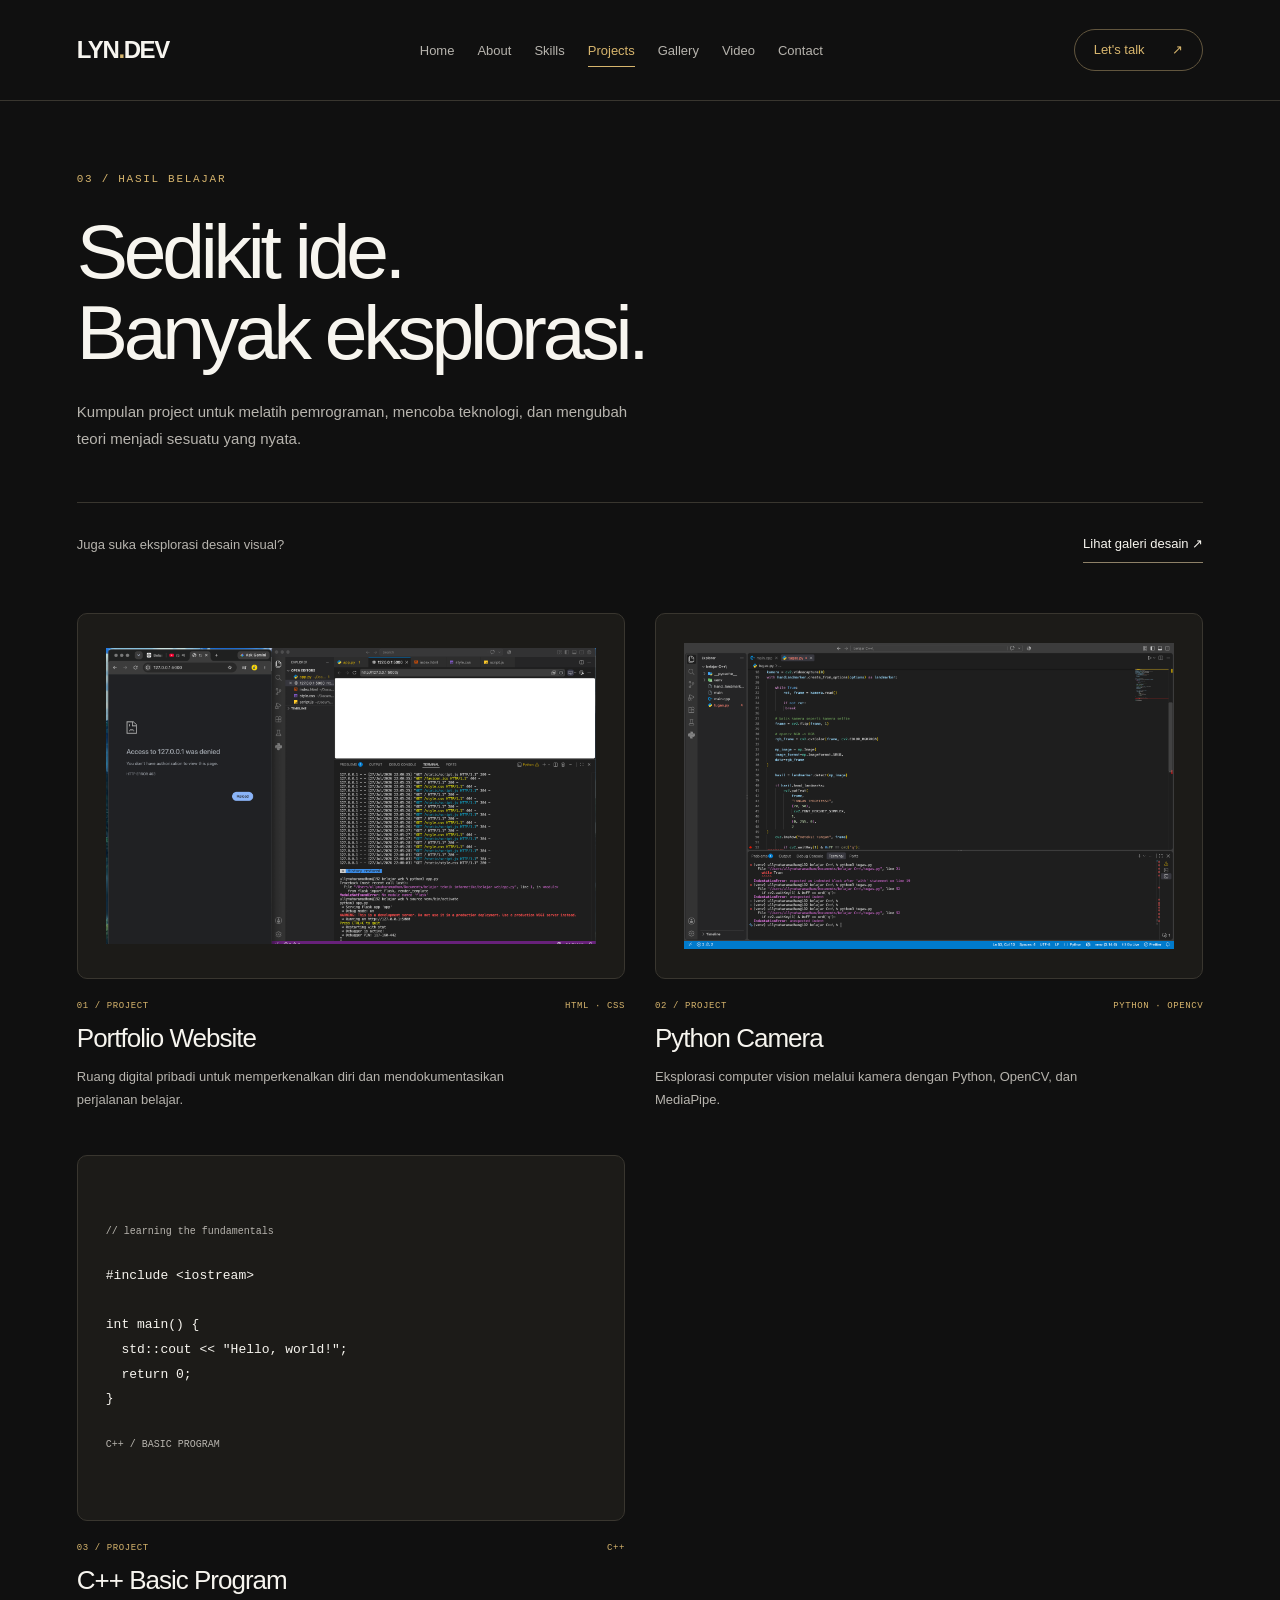
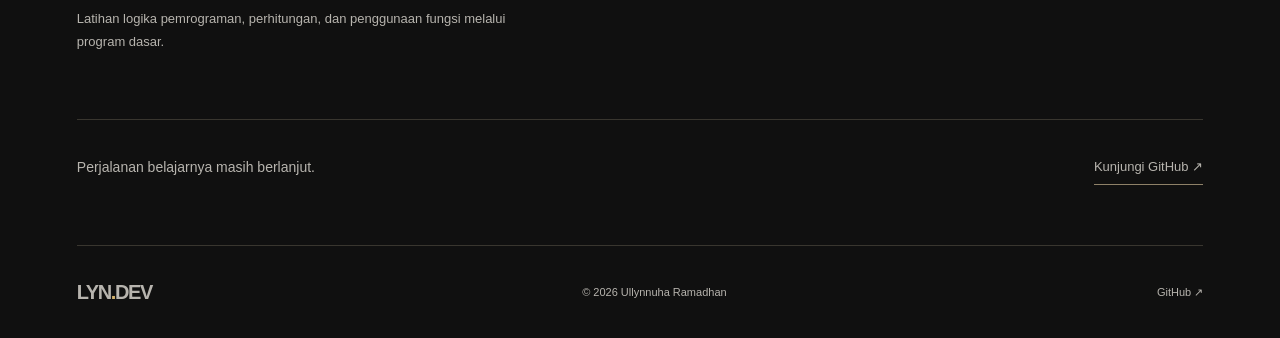
<file: projects.html>
<!DOCTYPE html>
<html lang="id"><head><meta charset="UTF-8"><meta name="viewport" content="width=device-width, initial-scale=1.0"><meta name="theme-color" content="#101010"><meta name="description" content="Portfolio Ullynnuha Ramadhan, mahasiswa Teknik Informatika. Jelajahi project website, Python, dan C++ serta hubungi saya."><title>Project | LYN.DEV</title><link rel="stylesheet" href="style.css"></head><body>
<a class="skip" href="#main">Lewati ke konten</a><header class="header"><nav class="navbar wrap" aria-label="Navigasi utama"><a class="logo" href="index.html" aria-label="LYN.DEV — Beranda">LYN<span>.</span>DEV</a><ul class="nav-menu"><li><a href="index.html">Home</a></li><li><a href="about.html">About</a></li><li><a href="skills.html">Skills</a></li><li><a href="projects.html" class="active" aria-current="page">Projects</a></li><li><a href="gallery.html">Gallery</a></li><li><a href="multimedia.html">Video</a></li><li><a href="contact.html">Contact</a></li></ul><a class="nav-contact" href="contact.html">Let's talk <span aria-hidden="true">↗</span></a></nav></header>
<main id="main" class="wrap"><div class="page-heading"><p class="eyebrow">03 / HASIL BELAJAR</p><h1>Sedikit ide.<br>Banyak eksplorasi.</h1><p class="intro">Kumpulan project untuk melatih pemrograman, mencoba teknologi, dan mengubah teori menjadi sesuatu yang nyata.</p></div><div class="creative-link"><p>Juga suka eksplorasi desain visual?</p><a class="text-link" href="gallery.html">Lihat galeri desain ↗</a></div><section class="project-grid projects-all" aria-label="Daftar project"><article class="project"><div class="project-visual"><img src="web.png" alt="Tampilan proyek website portfolio" loading="lazy" width="1440" height="900"></div><div class="project-meta"><span>01 / PROJECT</span><span>HTML · CSS</span></div><h3>Portfolio Website</h3><p>Ruang digital pribadi untuk memperkenalkan diri dan mendokumentasikan perjalanan belajar.</p></article><article class="project"><div class="project-visual"><img src="py.png" alt="Tampilan proyek Python Camera" loading="lazy" width="1440" height="900"></div><div class="project-meta"><span>02 / PROJECT</span><span>PYTHON · OPENCV</span></div><h3>Python Camera</h3><p>Eksplorasi computer vision melalui kamera dengan Python, OpenCV, dan MediaPipe.</p></article><article class="project"><div class="project-visual"><div class="code-visual" aria-label="Ilustrasi kode C++"><span>// learning the fundamentals</span><pre><code>#include &lt;iostream&gt;

int main() {
  std::cout &lt;&lt; "Hello, world!";
  return 0;
}</code></pre><small>C++ / BASIC PROGRAM</small></div></div><div class="project-meta"><span>03 / PROJECT</span><span>C++</span></div><h3>C++ Basic Program</h3><p>Latihan logika pemrograman, perhitungan, dan penggunaan fungsi melalui program dasar.</p></article></section><div class="page-outro"><p>Perjalanan belajarnya masih berlanjut.</p><a class="text-link" href="https://github.com/nuharamadhan2809-code" target="_blank" rel="noopener noreferrer">Kunjungi GitHub ↗</a></div></main><footer class="wrap"><a class="logo" href="index.html">LYN<span>.</span>DEV</a><p>© 2026 Ullynnuha Ramadhan</p><a href="https://github.com/nuharamadhan2809-code" target="_blank" rel="noopener noreferrer">GitHub <span aria-hidden="true">↗</span></a></footer><script src="gallery.js" defer></script></body></html>
</file>
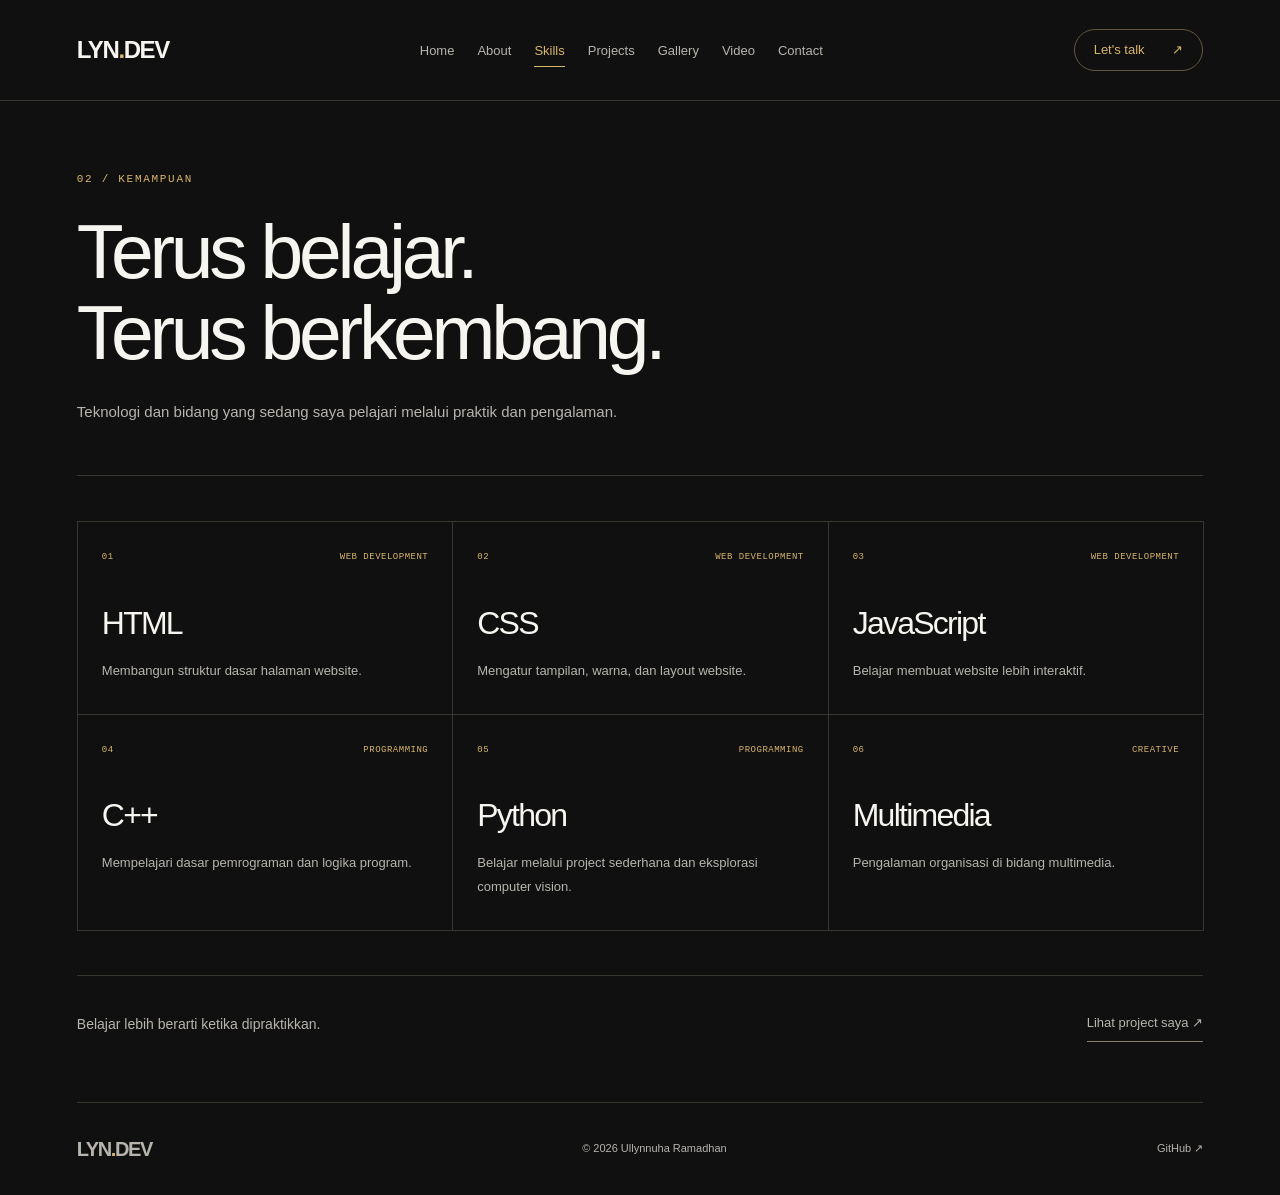
<file: skills.html>
<!DOCTYPE html>
<html lang="id"><head><meta charset="UTF-8"><meta name="viewport" content="width=device-width, initial-scale=1.0"><meta name="theme-color" content="#101010"><meta name="description" content="Portfolio Ullynnuha Ramadhan, mahasiswa Teknik Informatika. Jelajahi project website, Python, dan C++ serta hubungi saya."><title>Kemampuan | LYN.DEV</title><link rel="stylesheet" href="style.css"></head><body>
<a class="skip" href="#main">Lewati ke konten</a><header class="header"><nav class="navbar wrap" aria-label="Navigasi utama"><a class="logo" href="index.html" aria-label="LYN.DEV — Beranda">LYN<span>.</span>DEV</a><ul class="nav-menu"><li><a href="index.html">Home</a></li><li><a href="about.html">About</a></li><li><a href="skills.html" class="active" aria-current="page">Skills</a></li><li><a href="projects.html">Projects</a></li><li><a href="gallery.html">Gallery</a></li><li><a href="multimedia.html">Video</a></li><li><a href="contact.html">Contact</a></li></ul><a class="nav-contact" href="contact.html">Let's talk <span aria-hidden="true">↗</span></a></nav></header>
<main id="main" class="wrap"><div class="page-heading"><p class="eyebrow">02 / KEMAMPUAN</p><h1>Terus belajar.<br>Terus berkembang.</h1><p class="intro">Teknologi dan bidang yang sedang saya pelajari melalui praktik dan pengalaman.</p></div><section class="skills-grid" aria-label="Daftar kemampuan"><article class="skill"><div class="skill-top"><span>01</span><span>WEB DEVELOPMENT</span></div><h2>HTML</h2><p>Membangun struktur dasar halaman website.</p></article><article class="skill"><div class="skill-top"><span>02</span><span>WEB DEVELOPMENT</span></div><h2>CSS</h2><p>Mengatur tampilan, warna, dan layout website.</p></article><article class="skill"><div class="skill-top"><span>03</span><span>WEB DEVELOPMENT</span></div><h2>JavaScript</h2><p>Belajar membuat website lebih interaktif.</p></article><article class="skill"><div class="skill-top"><span>04</span><span>PROGRAMMING</span></div><h2>C++</h2><p>Mempelajari dasar pemrograman dan logika program.</p></article><article class="skill"><div class="skill-top"><span>05</span><span>PROGRAMMING</span></div><h2>Python</h2><p>Belajar melalui project sederhana dan eksplorasi computer vision.</p></article><article class="skill"><div class="skill-top"><span>06</span><span>CREATIVE</span></div><h2>Multimedia</h2><p>Pengalaman organisasi di bidang multimedia.</p></article></section><div class="page-outro"><p>Belajar lebih berarti ketika dipraktikkan.</p><a class="text-link" href="projects.html">Lihat project saya ↗</a></div></main><footer class="wrap"><a class="logo" href="index.html">LYN<span>.</span>DEV</a><p>© 2026 Ullynnuha Ramadhan</p><a href="https://github.com/nuharamadhan2809-code" target="_blank" rel="noopener noreferrer">GitHub <span aria-hidden="true">↗</span></a></footer><script src="gallery.js" defer></script></body></html>
</file>
<file: style.css>
/* LYN.DEV — monochrome portfolio */
:root{color-scheme:dark;--bg:#101010;--fg:#f1f0ed;--muted:#a2a29f;--line:#333332;--panel:#191919}*{box-sizing:border-box}html{scroll-behavior:smooth;scroll-padding-top:110px}body{margin:0;background:var(--bg);color:var(--fg);font-family:Arial,Helvetica,sans-serif;-webkit-font-smoothing:antialiased;line-height:1.6}a{color:inherit;text-decoration:none}img{display:block;max-width:100%}h1,h2,h3,p,figure{margin:0}h1,h2,h3{line-height:1.06;letter-spacing:-.055em}a:focus-visible{outline:2px solid white;outline-offset:6px}.wrap{width:min(1240px,88%);margin-inline:auto}.header{border-bottom:1px solid var(--line)}.navbar{min-height:100px;display:flex;align-items:center;justify-content:space-between;gap:30px}.logo{font-size:24px;font-weight:900;letter-spacing:-1.4px;white-space:nowrap}.logo span{color:var(--muted)}.nav-menu{display:flex;gap:29px;list-style:none;margin:0;padding:0}.nav-menu a{color:var(--muted);font-size:13px;padding-block:12px;position:relative}.nav-menu a:hover,.nav-menu .active{color:var(--fg)}.nav-menu .active:after{content:'';position:absolute;bottom:3px;left:0;width:100%;height:1px;background:var(--fg)}.nav-contact{font-size:13px;border:1px solid #565654;padding:10px 19px;border-radius:30px}.nav-contact span{margin-left:24px}.skip{position:fixed;top:-100px;left:20px;background:white;color:black;padding:12px;z-index:999}.skip:focus{top:10px}.eyebrow{font-family:monospace;font-size:11px;letter-spacing:1.7px;font-weight:400;color:var(--muted)}.hero{display:grid;grid-template-columns:1.45fr 1fr;gap:7%;align-items:center;padding-block:80px 65px}.hero h1{font-size:clamp(54px,6.7vw,96px);margin:27px 0 22px;font-weight:600;letter-spacing:-.072em}.surname{display:block;color:#999997}.period{color:#777773}.hero-tagline{font-size:clamp(22px,2.1vw,30px);letter-spacing:-.04em;line-height:1.25}.hero-description{max-width:400px;color:var(--muted);font-size:14px;line-height:1.8;margin-top:18px}.status-dot{width:6px;height:6px;display:inline-block;background:var(--fg);border-radius:50%;margin-right:8px;vertical-align:middle}.actions{display:flex;gap:28px;align-items:center;flex-wrap:wrap;margin-top:30px}.button{display:inline-flex;align-items:center;justify-content:space-between;gap:32px;background:var(--fg);color:var(--bg);padding:15px 23px;font-size:13px;font-weight:600;border:1px solid var(--fg);transition:background .2s,color .2s}.button:hover{background:transparent;color:var(--fg)}.text-link{display:inline-flex;gap:24px;align-items:center;font-size:13px;white-space:nowrap;border-bottom:1px solid #666;padding-block:7px}.text-link:hover{border-color:white}.portrait{position:relative;min-width:0}.portrait-frame{background:#262626;position:relative;padding:12px;border:1px solid #4c4c4a}.portrait-frame:before{content:'+';position:absolute;top:-15px;left:-6px;z-index:1;color:#aaa;font-size:20px}.portrait-frame img{width:100%;height:clamp(330px,34vw,460px);object-fit:cover;object-position:center 35%;filter:grayscale(1)}.portrait figcaption{display:flex;justify-content:space-between;gap:10px;font-family:monospace;font-size:9px;letter-spacing:.6px;color:var(--muted);margin-top:14px}.portrait-index{position:absolute;right:-29px;top:5px;writing-mode:vertical-rl;font-family:monospace;font-size:9px;letter-spacing:2px;color:var(--muted)}.stack-strip{display:flex;justify-content:space-between;align-items:center;gap:25px;border-block:1px solid var(--line);padding-block:25px}.stack-strip>span{font-size:10px;letter-spacing:1.5px;color:var(--muted);font-family:monospace}.stack-strip p{font-size:15px;word-spacing:3px}.stack-strip i{font-style:normal;color:#666;margin-inline:12px}.section{padding-block:80px}.section-heading{display:flex;justify-content:space-between;align-items:end;gap:25px;margin-bottom:35px}.section-heading h2{font-size:clamp(32px,3.6vw,48px);margin-top:14px;font-weight:500}.project-grid{display:grid;grid-template-columns:1fr 1fr;gap:44px 30px}.project{min-width:0}.project-visual{background:var(--panel);aspect-ratio:1.5;overflow:hidden;display:flex;align-items:center;justify-content:center;border:1px solid var(--line);padding:28px}.project-visual img{width:100%;height:100%;object-fit:contain;filter:grayscale(1);transition:transform .35s}.project:hover .project-visual img{transform:scale(1.025)}.project-meta{display:flex;justify-content:space-between;gap:12px;color:var(--muted);font-family:monospace;font-size:9px;letter-spacing:.6px;margin-block:20px 12px}.project h3{font-size:26px;font-weight:500;letter-spacing:-1px}.project>p{font-size:13px;color:var(--muted);max-width:440px;line-height:1.8;margin-top:12px}.contact-banner{border-top:1px solid var(--line);padding-block:65px 80px;position:relative}.contact-banner h2{font-size:clamp(40px,5.8vw,76px);font-weight:500;margin-top:20px}.contact-banner .button{position:absolute;bottom:83px;right:0}footer{border-top:1px solid var(--line);padding-block:30px;display:flex;align-items:center;justify-content:space-between;gap:20px}footer p,footer>a:last-child{font-size:11px;color:var(--muted)}footer .logo{font-size:20px}.page-heading{padding-block:70px 50px;border-bottom:1px solid var(--line)}.page-heading h1{font-size:clamp(43px,6vw,78px);font-weight:500;margin-top:22px}.intro{font-size:15px;color:var(--muted);max-width:560px;margin-top:25px;line-height:1.8}.about-grid{display:grid;grid-template-columns:1fr 1.3fr;gap:10%;padding-block:65px 90px;align-items:center}.about-portrait{max-width:400px}.about-copy h2{font-size:40px;font-weight:500;margin-block:20px}.about-copy>p:not(.eyebrow){font-size:15px;color:var(--muted);margin-top:20px}.about-facts{display:grid;grid-template-columns:1fr 1fr;gap:20px;border-block:1px solid var(--line);padding-block:20px;margin-block:30px}.about-facts span{font-size:9px;color:var(--muted);font-family:monospace;letter-spacing:.6px}.about-facts p{font-size:13px;margin-top:8px}.skills-grid{display:grid;grid-template-columns:repeat(3,1fr);margin-block:45px}.skill{padding:28px 24px 32px;border:1px solid var(--line);margin-right:-1px;margin-bottom:-1px;background:var(--bg);transition:background .2s}.skill:hover{background:var(--panel)}.skill-top{display:flex;justify-content:space-between;gap:12px;font-family:monospace;font-size:9px;color:var(--muted);letter-spacing:.5px}.skill h2{font-size:32px;font-weight:500;margin-block:42px 18px}.skill p{font-size:13px;color:var(--muted);line-height:1.8}.page-outro{display:flex;align-items:center;justify-content:space-between;gap:20px;border-top:1px solid var(--line);padding-block:30px 60px;font-size:14px;color:var(--muted)}.projects-all{padding-block:50px 65px}.code-visual{width:100%;font-family:monospace;font-size:13px}.code-visual>span,.code-visual small{color:var(--muted);font-size:10px}.code-visual pre{white-space:pre-wrap;overflow-wrap:anywhere;margin-block:22px;line-height:1.9}.contact-list{padding-block:15px 70px}.contact-list>a{display:flex;align-items:center;justify-content:space-between;gap:25px;border-bottom:1px solid var(--line);padding:30px 12px;transition:background .2s}.contact-list>a:hover{background:var(--panel)}.contact-list h2{font-size:36px;font-weight:500;margin-block:10px}.contact-list p{color:var(--muted);font-size:13px;overflow-wrap:anywhere}.contact-arrow{font-size:42px;font-weight:300}
@media(min-width:1500px){.hero{padding-block:100px 85px}}@media(max-width:950px){.wrap{width:88%}.navbar{gap:20px;min-height:90px}.nav-contact{display:none}.nav-menu{gap:20px}.hero{gap:6%;padding-block:60px}.hero h1{font-size:clamp(48px,7.5vw,72px)}.hero .eyebrow{font-size:9px;letter-spacing:1px}.portrait figcaption{font-size:8px;flex-wrap:wrap}.stack-strip{align-items:flex-start;flex-direction:column;gap:12px}.stack-strip i{margin-inline:8px}.about-grid{gap:6%}.about-copy h2{font-size:32px}.skills-grid{grid-template-columns:repeat(2,1fr)}}
@media(max-width:640px){.wrap{width:88%}.navbar{flex-direction:column;align-items:flex-start;gap:17px;padding-block:22px}.logo{font-size:23px}.nav-menu{width:100%;justify-content:space-between;gap:10px}.nav-menu a{font-size:12px}.hero{grid-template-columns:1fr;padding-block:45px;gap:40px}.hero h1{font-size:clamp(48px,13.8vw,80px);margin-block:23px}.hero-tagline{font-size:25px}.hero .eyebrow{font-size:10px;letter-spacing:1px}.hero-description{font-size:14px}.actions{gap:24px}.portrait{width:100%;max-width:440px}.portrait-frame img{height:390px;height:clamp(320px,100vw,450px)}.portrait figcaption{font-size:9px}.portrait-index{right:-22px}.stack-strip p{font-size:12px;word-spacing:0}.stack-strip i{margin-inline:4px}.section{padding-block:50px}.section-heading{align-items:flex-start;flex-direction:column;margin-bottom:25px;gap:15px}.project-grid{grid-template-columns:1fr;gap:35px}.project-visual{padding:20px}.project h3{font-size:25px}.project-meta{font-size:8px}.contact-banner{padding-block:40px 50px}.contact-banner .button{position:static;margin-top:30px}.contact-banner h2{font-size:49px}footer{flex-wrap:wrap;padding-block:25px}footer p{order:3;width:100%}.page-heading{padding-block:45px 35px}.page-heading h1{font-size:clamp(39px,10.7vw,62px)}.intro{font-size:14px}.about-grid{grid-template-columns:1fr;padding-block:40px 60px;gap:35px}.about-copy h2{font-size:36px}.about-facts{grid-template-columns:1fr}.skills-grid{grid-template-columns:1fr;margin-block:30px}.skill h2{margin-top:28px}.page-outro{align-items:flex-start;flex-direction:column;padding-block:25px 45px}.projects-all{padding-block:35px 45px}.contact-list h2{font-size:30px}.contact-list>a{padding-inline:0}.contact-arrow{font-size:32px}.contact-list p{font-size:12px}.contact-list{padding-bottom:45px}}
@media(prefers-reduced-motion:reduce){html{scroll-behavior:auto}*,*:before,*:after{transition:none!important;animation:none!important}}

/* Black, white, and gold with full-color creative work. */
:root{color-scheme:light;--bg:#101010;--fg:#f7f5ef;--muted:#b7b4ae;--line:#39362f;--panel:#1c1b18;--accent:#d7b56d;--orange:#d7b56d}
body{background:var(--bg)}a:focus-visible,button:focus-visible{outline:3px solid var(--accent);outline-offset:5px}.logo span,.period,.surname{color:var(--accent)}.header{background:#101010f0}.nav-menu a:hover,.nav-menu .active{color:var(--accent)}.nav-menu .active:after{background:var(--accent)}.nav-contact{border-color:var(--line);color:var(--accent)}.nav-contact:hover{background:var(--panel)}.hero{padding-block:64px 60px}.hero-copy{position:relative}.hero h1{font-weight:600}.hero-tagline{font-weight:500}.status-dot{background:var(--orange)}.button{background:var(--accent);color:#fff9f1;border-color:var(--accent);border-radius:6px}.button:hover{background:var(--fg);color:#fff9f1;border-color:var(--fg)}.text-link{border-color:#8e8168}.text-link:hover{color:var(--accent);border-color:var(--accent)}.portrait-frame{border:0;background:#6d5b35;padding:14px 14px 45px;border-radius:140px 140px 9px 9px;transform:rotate(2deg);box-shadow:12px 13px 0 #29251b}.portrait-frame:before{display:none}.portrait-frame img{filter:none;border-radius:126px 126px 3px 3px;object-position:center 35%}.portrait figcaption{margin-top:27px;color:var(--muted)}.portrait-index{color:var(--accent)}.stack-strip{border-block-color:#39362f}.stack-strip i{color:#8e8168}.stack-strip p{color:#d3cec2}.project-visual{background:var(--panel);border-color:var(--line);border-radius:10px}.project-visual img{filter:none}.project h3{color:var(--fg)}.project-meta{color:var(--accent)}.contact-banner{background:#242017;border:0;border-radius:16px;padding:45px 40px 55px;margin-bottom:60px}.contact-banner .button{right:40px;bottom:60px}.contact-banner h2{font-size:clamp(40px,5vw,66px)}.contact-banner .eyebrow{color:var(--accent)}.skill:hover,.contact-list>a:hover{background:#1c1b18}.skill{background:transparent}.skill-top{color:var(--accent)}.skip{background:var(--accent);color:white}.code-visual{color:var(--fg)}.page-heading .eyebrow,.about-copy>.eyebrow{color:var(--accent)}footer{color:var(--muted)}.gallery-heading{padding-top:55px}.gallery-heading h1{font-size:clamp(54px,6.9vw,94px);font-weight:500}.gallery-heading em{font-family:Georgia,'Times New Roman',serif;font-weight:400;color:var(--accent);letter-spacing:-.055em}.gallery-intro{display:flex;align-items:end;justify-content:space-between;gap:30px}.gallery-intro .intro{max-width:480px}.collection-count{color:var(--accent);font-family:monospace;font-size:15px;text-align:right;white-space:nowrap}.collection-count span{font-size:9px;letter-spacing:1px;color:var(--muted)}.gallery-section{padding-block:30px 70px}.gallery-toolbar{display:flex;align-items:center;justify-content:space-between;gap:20px;margin-bottom:32px}.filter-group{display:flex;gap:8px;flex-wrap:wrap}button{font:inherit;cursor:pointer}.filter{background:transparent;border:1px solid var(--line);color:var(--muted);border-radius:30px;font-size:12px;padding:10px 20px;transition:background .2s,color .2s}.filter span{font-size:9px;margin-left:8px;opacity:.75}.filter.active,.filter:hover{background:var(--accent);border-color:var(--accent);color:#fff9f1}.gallery-hint{font-family:monospace;font-size:10px;color:var(--muted)}.work-grid{display:grid;grid-template-columns:repeat(3,minmax(0,1fr));gap:38px 24px}.work-card{min-width:0}.work-card[hidden]{display:none}.work-image{position:relative;display:flex;align-items:center;justify-content:center;background:#1b1a17;border:1px solid #39362f;border-radius:12px;overflow:hidden;aspect-ratio:3/4;padding:16px;transition:background .2s}.work-image img{width:100%;height:100%;object-fit:contain;filter:none;transition:transform .3s}.work-image:hover img{transform:scale(1.025)}.view-art{position:absolute;bottom:14px;right:14px;background:#15130fed;border:1px solid #62563e;color:var(--accent);border-radius:30px;padding:8px 12px;font-size:10px;display:flex;gap:24px;box-shadow:0 2px 10px #00000020}.work-caption{display:flex;justify-content:space-between;align-items:start;gap:15px;margin-top:18px}.work-caption .eyebrow{font-size:9px;letter-spacing:1.4px;color:var(--accent)}.work-caption h3{font-size:20px;letter-spacing:-.6px;font-weight:500;line-height:1.25;margin-top:7px}.work-index{font:11px monospace;color:var(--muted);padding-top:3px}.selected-work{border-bottom:1px solid var(--line)}.home-works .work-image{aspect-ratio:4/5}.gallery-grid .work-card:last-child{grid-column:span 2}.gallery-grid .work-card:last-child .work-image{aspect-ratio:16/9}.creative-link{padding-top:24px;display:flex;align-items:center;justify-content:space-between;gap:20px}.creative-link p{color:var(--muted);font-size:13px}.viewer-open{overflow:hidden}.art-viewer{color:#fff5e9;background:#181713;border:1px solid #62563e;border-radius:14px;max-width:1100px;width:94vw;max-height:94dvh;padding:20px;box-shadow:0 25px 100px #0005}.art-viewer::backdrop{background:#080808ee;backdrop-filter:blur(6px)}.viewer-toolbar{display:flex;justify-content:space-between;align-items:center;margin-bottom:14px}.viewer-counter{font:12px monospace;color:#d3cec2}.viewer-close,.viewer-prev,.viewer-next{background:transparent;color:#fff5e9;border:1px solid #62563e;border-radius:30px;padding:8px 16px;font-size:13px;min-height:40px}.viewer-close span{font-size:20px;margin-left:15px}.viewer-stage{display:grid;grid-template-columns:44px minmax(0,1fr) 44px;gap:12px;align-items:center}.viewer-prev,.viewer-next{padding:0;font-size:20px}.viewer-image{width:100%;height:65dvh;object-fit:contain}.viewer-caption{display:flex;align-items:center;justify-content:space-between;gap:20px;margin-top:20px}.viewer-caption h2{font-size:22px;font-weight:500;letter-spacing:-.7px}.viewer-caption p{font-size:12px;color:#d3cec2;margin-top:8px;max-width:650px}.viewer-original{font-size:11px;white-space:nowrap;color:#d7b56d;border-bottom:1px solid #8e8168}.viewer-close:hover,.viewer-prev:hover,.viewer-next:hover{background:#39362f}
@media(max-width:950px){.work-grid{grid-template-columns:repeat(2,minmax(0,1fr))}.home-works .work-card:last-child{grid-column:1/-1}.home-works .work-card:last-child .work-image{aspect-ratio:1.8}.nav-menu{gap:18px}.gallery-grid .work-card:last-child{grid-column:1/-1}.contact-banner{padding-inline:28px}.contact-banner .button{right:28px}.hero{gap:7%}}
@media(max-width:640px){.navbar{align-items:flex-start;gap:20px}.nav-menu{gap:8px;flex-wrap:wrap}.nav-menu a{font-size:11px}.hero{padding-top:38px}.hero .portrait{width:93%;margin:0 auto 15px}.portrait-frame{border-radius:140px 140px 7px 7px}.portrait-frame img{border-radius:126px 126px 3px 3px}.portrait-index{right:-23px}.work-grid{grid-template-columns:1fr;gap:30px}.home-works .work-card:last-child{grid-column:auto}.home-works .work-card:last-child .work-image{aspect-ratio:4/5}.work-image{padding:16px}.gallery-grid .work-card:last-child{grid-column:auto}.gallery-grid .work-card:last-child .work-image{aspect-ratio:16/10}.work-caption h3{font-size:23px}.gallery-heading{padding-top:38px}.gallery-heading h1{font-size:clamp(49px,12vw,72px)}.gallery-intro{align-items:start;flex-direction:column;gap:20px}.collection-count{text-align:left;font-size:12px}.collection-count br{display:none}.collection-count span{margin-left:12px;font-size:8px}.gallery-toolbar{align-items:start;flex-direction:column;gap:15px}.filter{padding:9px 14px;font-size:11px}.gallery-hint{font-size:9px}.gallery-section{padding-bottom:45px}.contact-banner{padding:30px 23px 35px;margin-bottom:40px}.contact-banner h2{font-size:43px}.contact-banner .button{position:static}.creative-link{align-items:start;flex-direction:column;gap:10px}.viewer-stage{grid-template-columns:32px minmax(0,1fr) 32px;gap:6px}.art-viewer{width:96vw;padding:12px}.viewer-image{height:59dvh}.viewer-caption{align-items:start;flex-direction:column;gap:12px;margin-top:15px}.viewer-caption h2{font-size:19px}.viewer-caption p{font-size:11px}.viewer-prev,.viewer-next{min-height:36px;font-size:17px}.viewer-toolbar{margin-bottom:10px}}

/* Multimedia portfolio */
:root{color-scheme:dark}.button{color:#15130e}.button:hover{background:var(--orange);border-color:var(--orange);color:#15130e}.filter.active,.filter:hover{color:#15130e}.skip{color:#15130e}.portrait-frame{background:linear-gradient(150deg,#ddbf7b,#8c6c31);box-shadow:12px 13px 0 #30291b}.hero h1{letter-spacing:-.065em}.contact-banner{background:linear-gradient(120deg,#29241a,#1b1a17)}.nav-menu{gap:23px}.nav-contact{border-color:#62563e}.stack-strip>span{color:var(--orange)}.eyebrow{color:var(--muted)}.section-heading .eyebrow,.page-heading .eyebrow{color:var(--orange)}.gallery-heading em,.period{color:var(--orange)}.video-heading h1 em{font-family:Georgia,serif;font-weight:400;color:var(--accent)}.video-summary{display:flex;align-items:end;justify-content:space-between;gap:30px}.video-summary .intro{max-width:520px}.video-count{font:12px monospace;color:var(--orange);white-space:nowrap}.video-section{padding-block:55px 15px}.video-section-heading{display:flex;align-items:end;justify-content:space-between;gap:24px;margin-bottom:28px}.video-section-heading h2{font-size:clamp(30px,3.4vw,45px);font-weight:500;margin-top:13px}.video-section-heading>p{font-size:12px;color:var(--muted);max-width:290px;line-height:1.8}.video-grid{display:grid;grid-template-columns:repeat(2,minmax(0,1fr));gap:38px 26px}.video-card{min-width:0}.video-stage{position:relative;background:#080808;border:1px solid var(--line);border-radius:12px;overflow:hidden;aspect-ratio:16/9}.video-stage video{display:block;width:100%;height:100%;object-fit:contain;background:#080808}.video-stage video:focus-visible{outline:3px solid var(--orange);outline-offset:-3px}.video-label{display:flex;align-items:center;justify-content:space-between;gap:10px;color:var(--accent);font:10px monospace;letter-spacing:1px;margin-top:18px}.video-card h3{font-size:23px;font-weight:500;margin-top:10px;letter-spacing:-.7px;line-height:1.2}.video-card>p{font-size:13px;color:var(--muted);line-height:1.8;margin-top:12px;max-width:510px}.video-grid.portrait-videos .video-stage{aspect-ratio:4/5}.multimedia-outro{margin-top:55px}.media-link{display:flex;gap:25px;align-items:center;justify-content:space-between;padding-block:25px;border-bottom:1px solid var(--line)}.media-link p{font-size:13px;color:var(--muted)}.media-fallback{font-size:11px;color:var(--muted);display:inline-block;margin-top:13px;border-bottom:1px solid #62563e}.video-section .eyebrow{color:var(--orange)}.video-card .eyebrow{color:var(--accent)}.video-note{font-size:12px;color:var(--muted);padding:20px 0 35px;max-width:650px}.home-video-section{border-top:1px solid var(--line)}
@media(max-width:950px){.nav-menu{gap:14px}.video-section-heading{align-items:start;flex-direction:column;gap:16px}.video-section-heading>p{max-width:500px}}
@media(max-width:640px){.nav-menu{gap:7px}.nav-menu a{font-size:10px}.video-summary{align-items:start;flex-direction:column;gap:20px}.video-count{font-size:10px}.video-grid{grid-template-columns:1fr;gap:32px}.video-section{padding-top:35px}.video-card h3{font-size:24px}.media-link{align-items:start;flex-direction:column;gap:12px}.video-heading h1{font-size:clamp(43px,11vw,63px)}.video-label{font-size:9px}.video-section-heading h2{font-size:35px}}

/* Straight portrait frame. */
.portrait-frame{border:1px solid #8e7542;border-radius:0;transform:none;background:#191815;padding:8px;box-shadow:none}
.portrait-frame img{border-radius:0}
</file>
